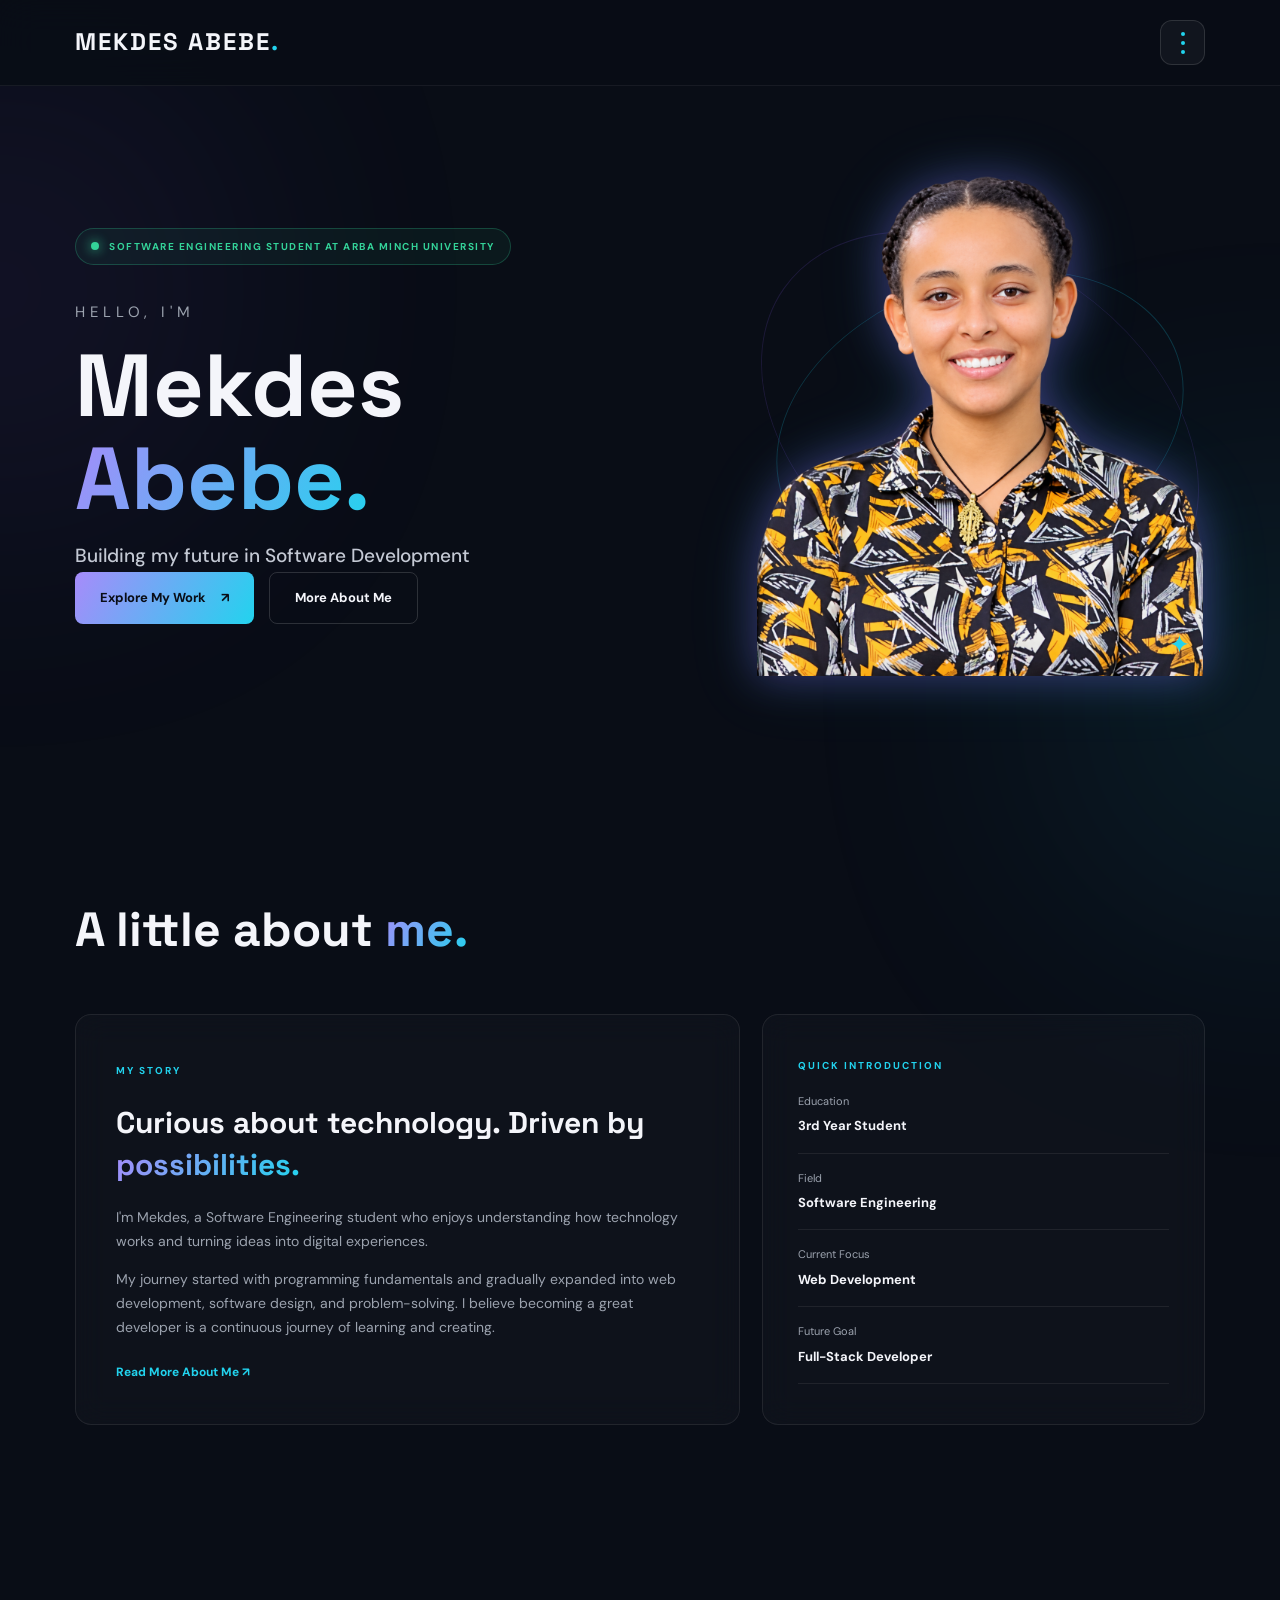
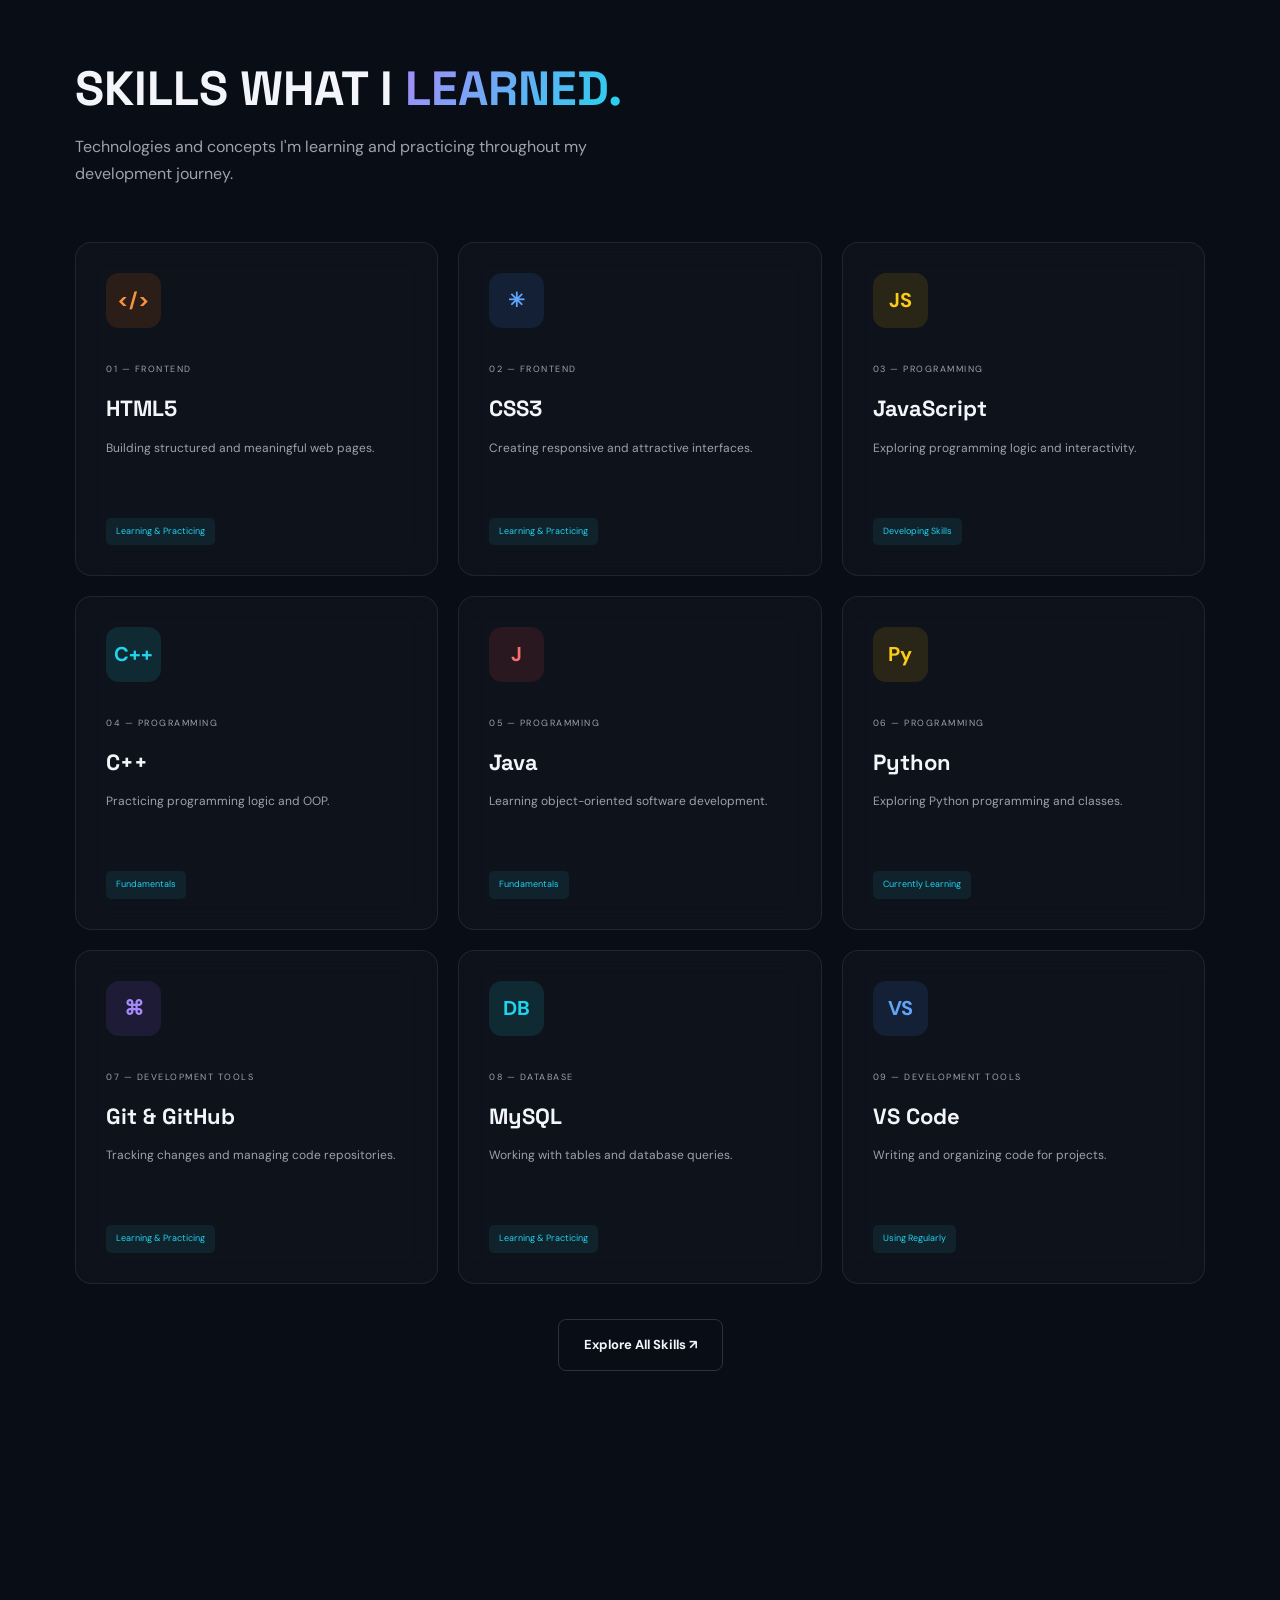
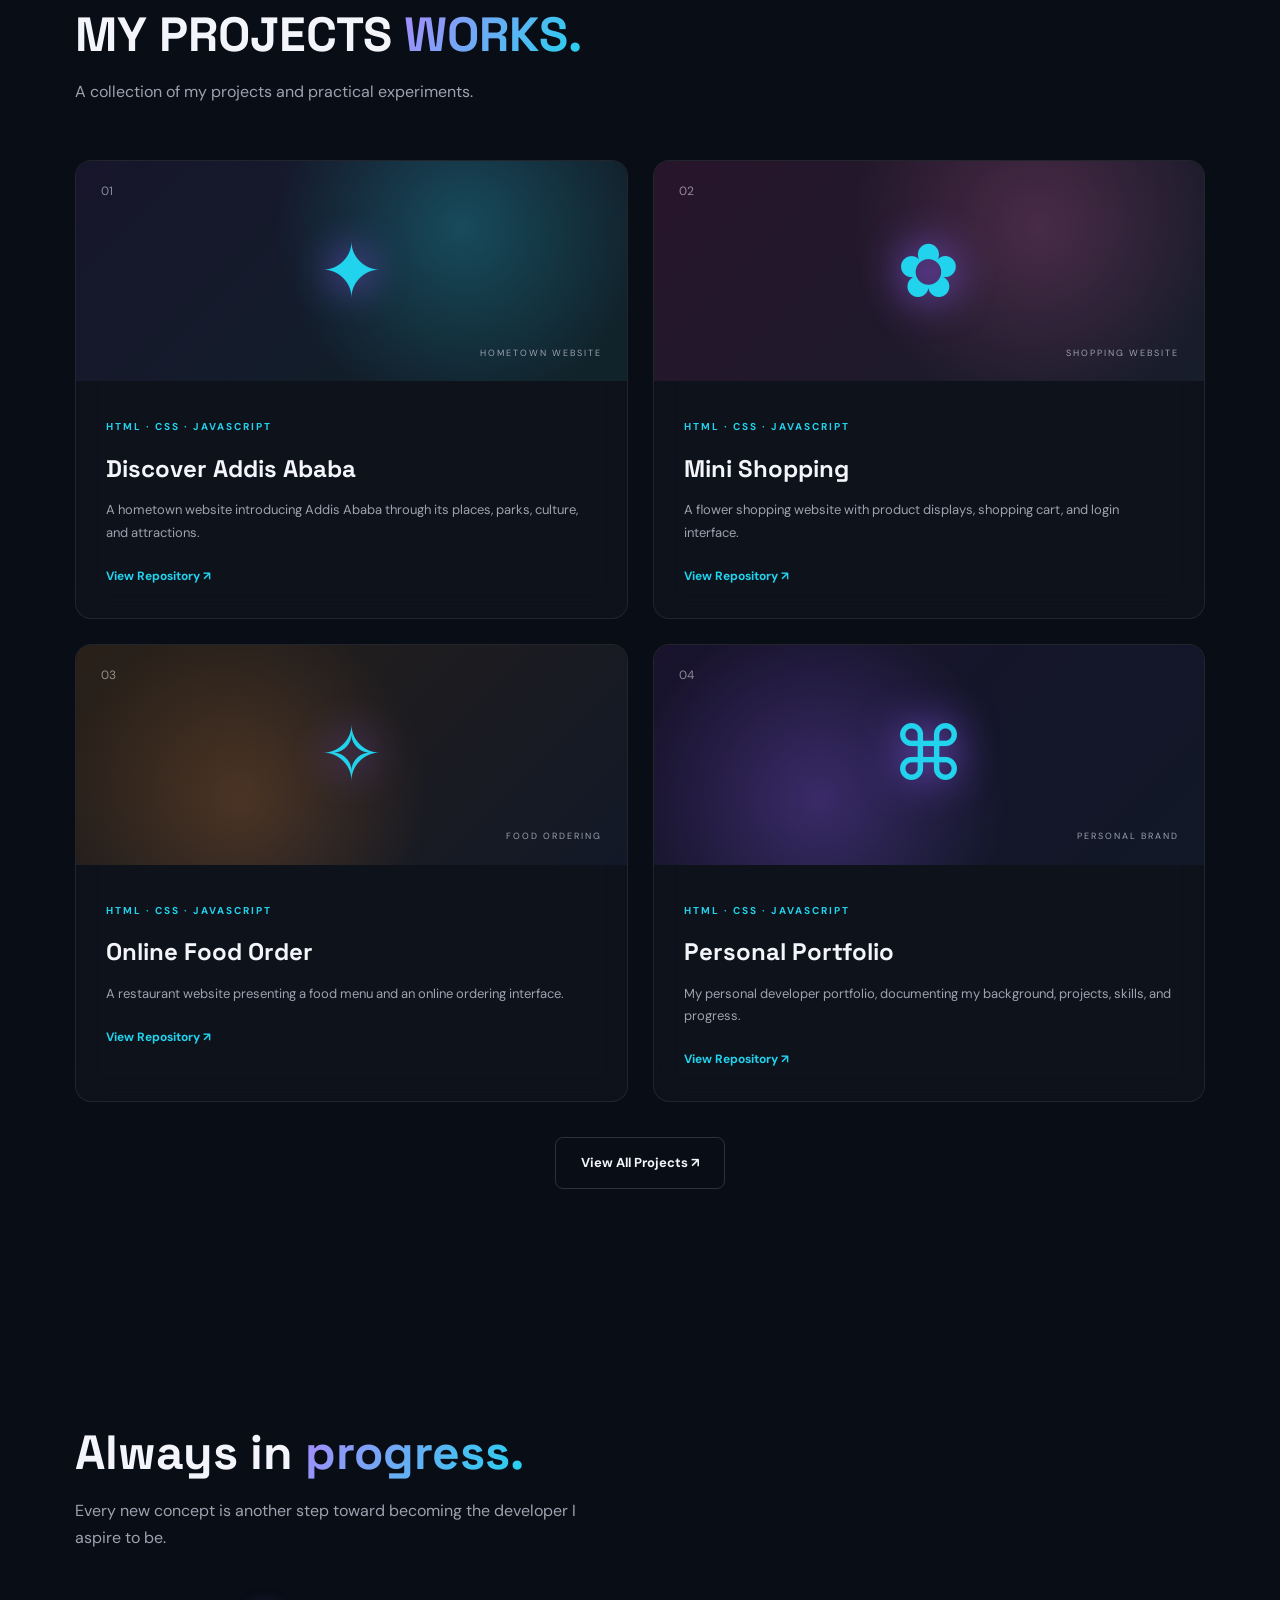
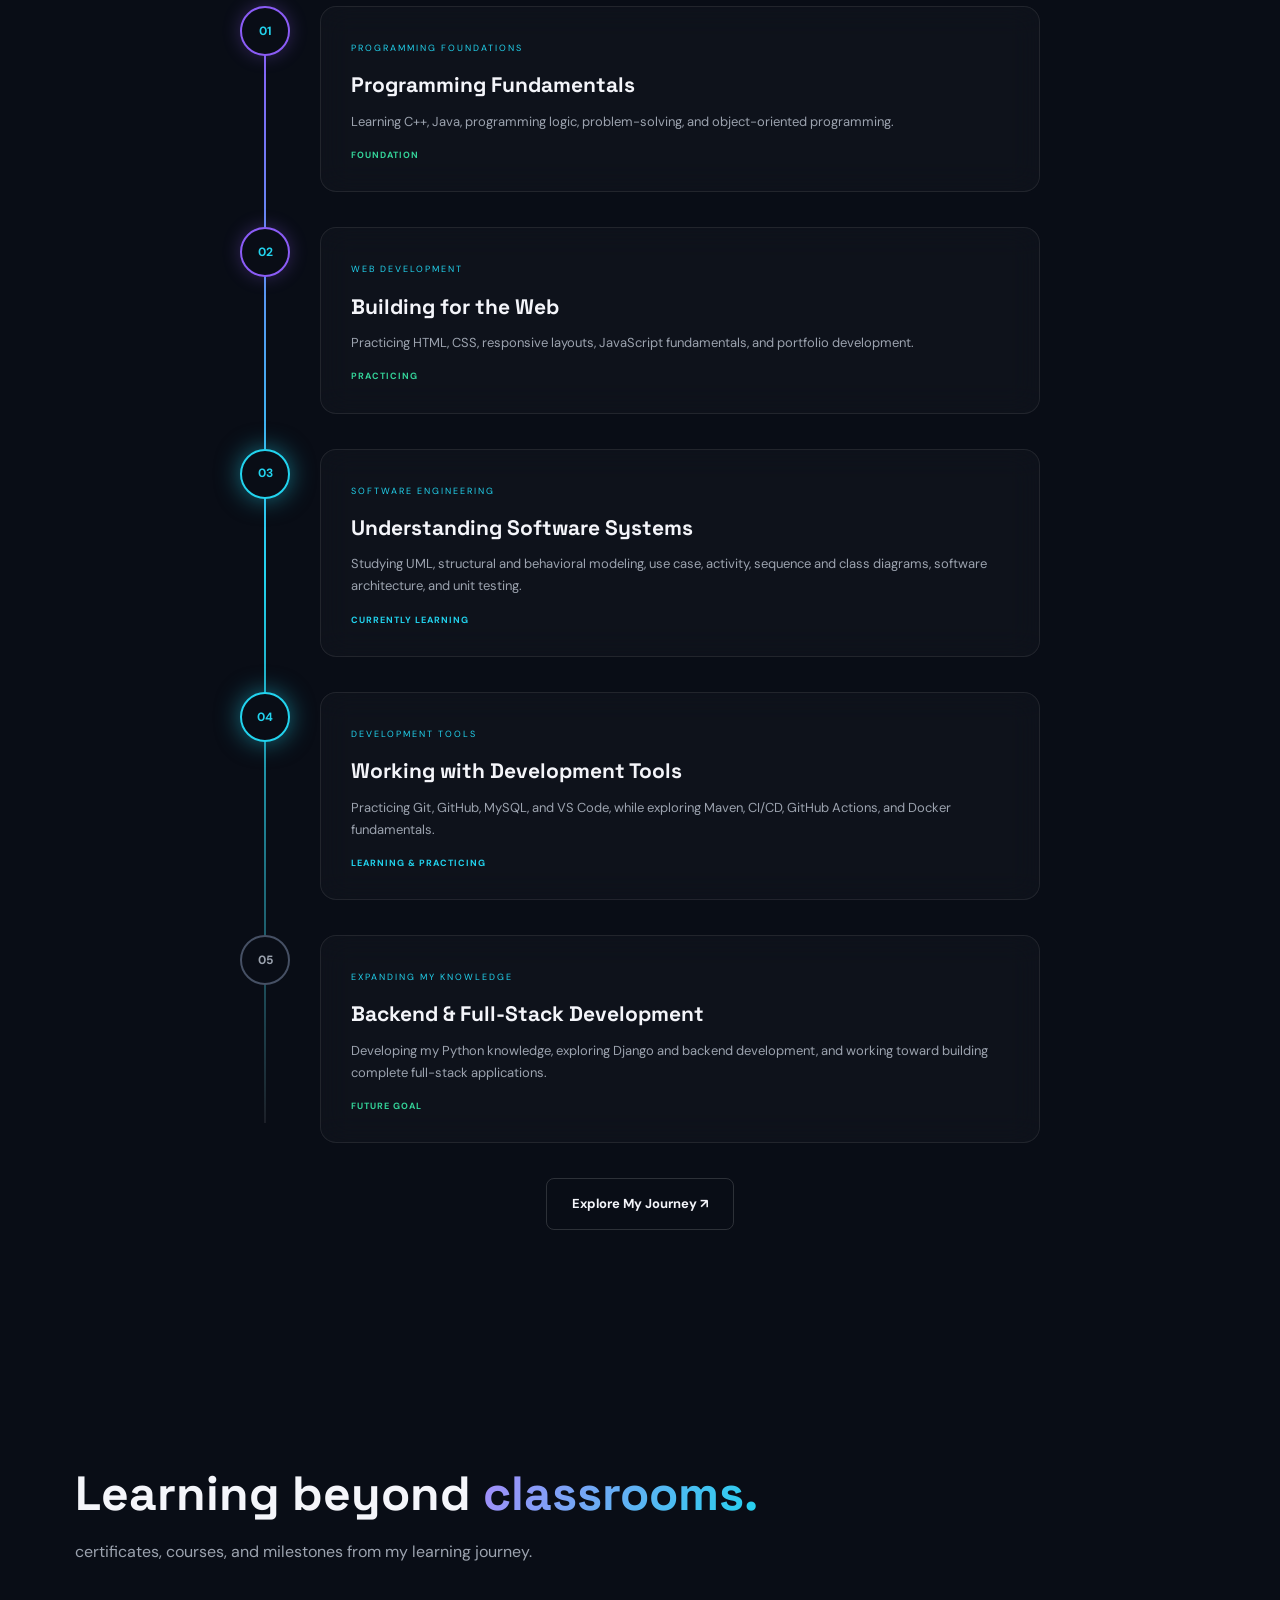
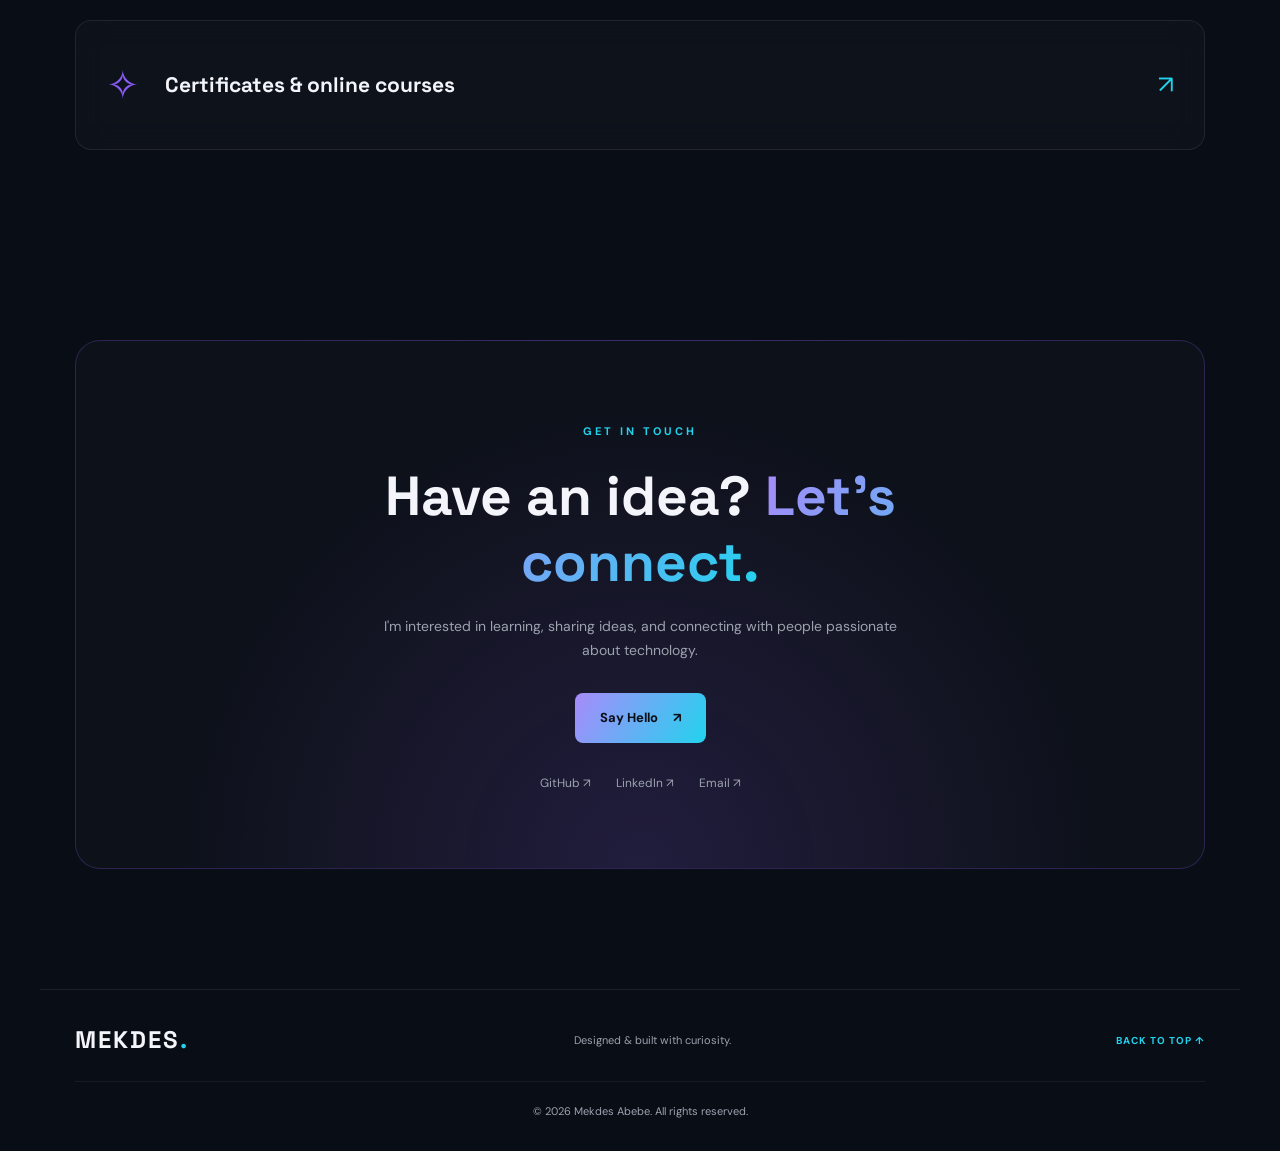
<file: index.html>
<!DOCTYPE html>
<html lang="en">

<head>
    <meta charset="UTF-8">
    <meta name="viewport" content="width=device-width, initial-scale=1.0">

    <title>Mekdes's Portfolio</title>

    <link rel="stylesheet" href="style.css">

    <link rel="preconnect" href="https://fonts.googleapis.com">
    <link rel="preconnect" href="https://fonts.gstatic.com" crossorigin>

    <link href="https://fonts.googleapis.com/css2?family=DM+Sans:wght@400;500;600;700;800&family=Space+Grotesk:wght@400;500;600;700&display=swap" rel="stylesheet">
</head>

<body>

    <div class="ambient ambient-one"></div>
    <div class="ambient ambient-two"></div>

    <!-- HEADER -->
    <header class="header">
        <nav class="navbar">

            <a href="index.html" class="logo">
                MEKDES ABEBE<span>.</span>
            </a>

            <!-- Three-dot menu -->
            <div class="menu-container">

                <button class="menu-button"
                        id="menuButton"
                        aria-label="Open navigation menu"
                        aria-expanded="false"
                        aria-controls="navMenu">
                    <span></span>
                    <span></span>
                    <span></span>
                </button>

                <div class="nav-menu" id="navMenu">

                    <a href="index.html" class="active">Home</a>
                    <a href="about.html" target="_blank">About</a>
                    <a href="skills.html" target="_blank">Skills</a>
                    <a href="projects.html" target="_blank">Selected Work</a>
                    <a href="journey.html" target="_blank">My Journey</a>
                    <a href="achievements.html" target="_blank">Achievements</a>
                    <a href="contact.html" target="_blank">Contact</a>

                </div>
            </div>

        </nav>
    </header>


    <main>

        <!-- HERO -->
        <section class="hero section" id="home">

            <div class="hero-content">

                <div class="availability">
                    <span class="status-dot"></span>
                    SOFTWARE ENGINEERING STUDENT AT ARBA MINCH UNIVERSITY
                </div>

                <p class="hero-intro">HELLO, I'M</p>

                <h1>
                    Mekdes
                    <span class="gradient-text">Abebe.</span>
                </h1>

                <h2 class="hero-role">
                    Building my future in
                    <span>Software Development</span>
                </h2>

                <!-- <p class="hero-description">
                    I'm a third-year Software Engineering student
                    passionate about technology, creative problem-solving,
                    and building meaningful digital experiences.
                    Currently exploring the world of full-stack development.
                </p> -->

                <div class="hero-buttons">

                    <a href="projects.html" target="_blank" class="btn btn-primary">
                        Explore My Work <span>↗</span>
                    </a>

                    <a href="about.html" target="_blank" class="btn btn-outline">
                        More About Me
                    </a>

                </div>

                <!-- <div class="hero-footer">
                    <span>BASED IN ETHIOPIA</span>
                    <span class="footer-line"></span>
                    <span>LEARNING · BUILDING · GROWING</span>
                </div> -->

            </div>


            <!-- PROFILE PHOTO -->
            <div class="hero-visual">

                <div class="orbit orbit-one"></div>
                <div class="orbit orbit-two"></div>

                <div class="profile-frame">

                    <img src="mekdes ab.jpg"
                         alt="Portrait of Mekdes Abebe"
                         class="profile-image">

                    <div class="image-label">
                        <span>✦</span>
                    </div>

                </div>

            </div>

        </section>


        <!-- ABOUT -->
        <section class="section about-section" id="about">

            <div class="section-heading">

                

                <h2>
                    A little about
                    <span class="gradient-text">me.</span>
                </h2>

            </div>

            <div class="about-grid">

                <div class="about-main glass-card">

                    <span class="small-label">MY STORY</span>

                    <h3>
                        Curious about technology.
                        Driven by
                        <span class="gradient-text">possibilities.</span>
                    </h3>

                    <p>
                        I'm Mekdes, a Software Engineering student
                        who enjoys understanding how technology works
                        and turning ideas into digital experiences.
                    </p>

                    <p>
                        My journey started with programming fundamentals
                        and gradually expanded into web development,
                        software design, and problem-solving.
                        I believe becoming a great developer is a
                        continuous journey of learning and creating.
                    </p>

                    <a href="about.html" target="_blank" class="project-link">
                        Read More About Me ↗
                    </a>

                </div>


                <div class="about-side glass-card">

                    <span class="small-label">QUICK INTRODUCTION</span>

                    <div class="info-item">
                        <span>Education</span>
                        <strong>3rd Year Student</strong>
                    </div>

                    <div class="info-item">
                        <span>Field</span>
                        <strong>Software Engineering</strong>
                    </div>

                    <div class="info-item">
                        <span>Current Focus</span>
                        <strong>Web Development</strong>
                    </div>

                    <div class="info-item">
                        <span>Future Goal</span>
                        <strong>Full-Stack Developer</strong>
                    </div>

                </div>

            </div>

        </section>


        <!-- SKILLS -->
        <section class="section" id="skills">

            <div class="section-heading">

        

                <h2>
                    SKILLS WHAT I
                    <span class="gradient-text">LEARNED.</span>
                </h2>

                <p>
                    Technologies and concepts I'm learning and practicing
                    throughout my development journey.
                </p>

            </div>


            <div class="skills-grid">

                <button class="skill-card glass-card"
                        data-skill="HTML5">
                    <div class="skill-icon html-icon">&lt;/&gt;</div>
                    <span class="skill-category">01 — FRONTEND</span>
                    <h3>HTML5</h3>
                    <p>Building structured and meaningful web pages.</p>
                    <span class="skill-status">Learning & Practicing</span>
                </button>


                <button class="skill-card glass-card"
                        data-skill="CSS3">
                    <div class="skill-icon css-icon">✳</div>
                    <span class="skill-category">02 — FRONTEND</span>
                    <h3>CSS3</h3>
                    <p>Creating responsive and attractive interfaces.</p>
                    <span class="skill-status">Learning & Practicing</span>
                </button>


                <button class="skill-card glass-card"
                        data-skill="JavaScript">
                    <div class="skill-icon js-icon">JS</div>
                    <span class="skill-category">03 — PROGRAMMING</span>
                    <h3>JavaScript</h3>
                    <p>Exploring programming logic and interactivity.</p>
                    <span class="skill-status">Developing Skills</span>
                </button>


                <button class="skill-card glass-card"
                        data-skill="C++">
                    <div class="skill-icon cpp-icon">C++</div>
                    <span class="skill-category">04 — PROGRAMMING</span>
                    <h3>C++</h3>
                    <p>Practicing programming logic and OOP.</p>
                    <span class="skill-status">Fundamentals</span>
                </button>


                <button class="skill-card glass-card"
                        data-skill="Java">
                    <div class="skill-icon java-icon">J</div>
                    <span class="skill-category">05 — PROGRAMMING</span>
                    <h3>Java</h3>
                    <p>Learning object-oriented software development.</p>
                    <span class="skill-status">Fundamentals</span>
                </button>


                <button class="skill-card glass-card"
                        data-skill="Python">
                    <div class="skill-icon python-icon">Py</div>
                    <span class="skill-category">06 — PROGRAMMING</span>
                    <h3>Python</h3>
                    <p>Exploring Python programming and classes.</p>
                    <span class="skill-status">Currently Learning</span>
                </button>


                <button class="skill-card glass-card"
                        data-skill="Git and GitHub">
                    <div class="skill-icon git-icon">⌘</div>
                    <span class="skill-category">07 — DEVELOPMENT TOOLS</span>
                    <h3>Git & GitHub</h3>
                    <p>Tracking changes and managing code repositories.</p>
                    <span class="skill-status">Learning & Practicing</span>
                </button>


                <button class="skill-card glass-card"
                        data-skill="MySQL">
                    <div class="skill-icon mysql-icon">DB</div>
                    <span class="skill-category">08 — DATABASE</span>
                    <h3>MySQL</h3>
                    <p>Working with tables and database queries.</p>
                    <span class="skill-status">Learning & Practicing</span>
                </button>


                <button class="skill-card glass-card"
                        data-skill="VS Code">
                    <div class="skill-icon vscode-icon">VS</div>
                    <span class="skill-category">09 — DEVELOPMENT TOOLS</span>
                    <h3>VS Code</h3>
                    <p>Writing and organizing code for projects.</p>
                    <span class="skill-status">Using Regularly</span>
                </button>

            </div>

            <div class="section-action">
                <a href="skills.html" target="_blank" class="btn btn-outline">
                    Explore All Skills ↗
                </a>
            </div>

        </section>


        <!-- SKILL MODAL -->
        <div class="modal" id="skillModal" aria-hidden="true">

            <div class="modal-content glass-card">

                <button class="modal-close" id="closeSkillModal"
                        aria-label="Close skill details">
                    &times;
                </button>

                <span class="small-label">TECHNOLOGY DETAILS</span>

                <h2 id="skillTitle">Technology</h2>

                <p id="skillDescription"></p>

                <h3>What I'm Learning</h3>
                <p id="skillLearning"></p>

                <h3>What I'm Practicing</h3>
                <p id="skillPractice"></p>

                <h3>Practical Connection</h3>
                <p id="skillExample"></p>

            </div>

        </div>


        <!-- PROJECTS -->
        <section class="section projects-section" id="projects">

            <div class="section-heading">

            

                <h2>
                    MY PROJECTS
                    <span class="gradient-text">WORKS.</span>
                </h2>

                <p>
                    A collection of my projects and practical experiments.
                </p>

            </div>


            <div class="projects-grid">

                <article class="project-card glass-card">

                    <div class="project-visual project-addis">
                        <span>01</span>
                        <div class="project-symbol">✦</div>
                        <span class="project-type">HOMETOWN WEBSITE</span>
                    </div>

                    <div class="project-info">

                        <span class="small-label">HTML · CSS · JAVASCRIPT</span>

                        <h3>Discover Addis Ababa</h3>

                        <p>
                            A hometown website introducing Addis Ababa
                            through its places, parks, culture, and attractions.
                        </p>

                        <a href="https://github.com/mekdes-abebe/discover-addis-abeba"
                           target="_blank"
                           rel="noopener noreferrer"
                           class="project-link">
                            View Repository ↗
                        </a>

                    </div>

                </article>


                <article class="project-card glass-card">

                    <div class="project-visual project-shopping">
                        <span>02</span>
                        <div class="project-symbol">✿</div>
                        <span class="project-type">SHOPPING WEBSITE</span>
                    </div>

                    <div class="project-info">

                        <span class="small-label">HTML · CSS · JAVASCRIPT</span>

                        <h3>Mini Shopping</h3>

                        <p>
                            A flower shopping website with product displays,
                            shopping cart, and login interface.
                        </p>

                        <a href="https://github.com/mekdes-abebe/mini-shooping"
                           target="_blank"
                           rel="noopener noreferrer"
                           class="project-link">
                            View Repository ↗
                        </a>

                    </div>

                </article>


                <article class="project-card glass-card">

                    <div class="project-visual project-food">
                        <span>03</span>
                        <div class="project-symbol">✧</div>
                        <span class="project-type">FOOD ORDERING</span>
                    </div>

                    <div class="project-info">

                        <span class="small-label">HTML · CSS · JAVASCRIPT</span>

                        <h3>Online Food Order</h3>

                        <p>
                            A restaurant website presenting a food menu
                            and an online ordering interface.
                        </p>

                        <a href="https://github.com/mekdes-abebe/online-food-order"
                           target="_blank"
                           rel="noopener noreferrer"
                           class="project-link">
                            View Repository ↗
                        </a>

                    </div>

                </article>


                <article class="project-card glass-card">

                    <div class="project-visual project-portfolio">
                        <span>04</span>
                        <div class="project-symbol">⌘</div>
                        <span class="project-type">PERSONAL BRAND</span>
                    </div>

                    <div class="project-info">

                        <span class="small-label">HTML · CSS · JAVASCRIPT</span>

                        <h3>Personal Portfolio</h3>

                        <p>
                            My personal developer portfolio, documenting
                            my background, projects, skills, and progress.
                        </p>

                        <a href="https://github.com/mekdes-abebe/portfolio-web-site"
                           target="_blank"
                           rel="noopener noreferrer"
                           class="project-link">
                            View Repository ↗
                        </a>

                    </div>

                </article>

            </div>


            <div class="section-action">
                <a href="projects.html" target="_blank" class="btn btn-outline">
                    View All Projects ↗
                </a>
            </div>

        </section>


        <!-- JOURNEY -->
        <section class="section journey-section" id="journey">

            <div class="section-heading">

                

                <h2>
                    Always in
                    <span class="gradient-text">progress.</span>
                </h2>

                <p>
                    Every new concept is another step toward becoming
                    the developer I aspire to be.
                </p>

            </div>


            <div class="timeline">

                <div class="timeline-item completed">

                    <div class="timeline-marker">01</div>

                    <div class="timeline-content glass-card">

                        <span class="timeline-date">PROGRAMMING FOUNDATIONS</span>

                        <h3>Programming Fundamentals</h3>

                        <p>
                            Learning C++, Java, programming logic,
                            problem-solving, and object-oriented programming.
                        </p>

                        <span class="timeline-tag">FOUNDATION</span>

                    </div>

                </div>


                <div class="timeline-item completed">

                    <div class="timeline-marker">02</div>

                    <div class="timeline-content glass-card">

                        <span class="timeline-date">WEB DEVELOPMENT</span>

                        <h3>Building for the Web</h3>

                        <p>
                            Practicing HTML, CSS, responsive layouts,
                            JavaScript fundamentals, and portfolio development.
                        </p>

                        <span class="timeline-tag">PRACTICING</span>

                    </div>

                </div>


                <div class="timeline-item current">

                    <div class="timeline-marker">03</div>

                    <div class="timeline-content glass-card">

                        <span class="timeline-date">SOFTWARE ENGINEERING</span>

                        <h3>Understanding Software Systems</h3>

                        <p>
                            Studying UML, structural and behavioral modeling,
                            use case, activity, sequence and class diagrams,
                            software architecture, and unit testing.
                        </p>

                        <span class="timeline-tag current-tag">CURRENTLY LEARNING</span>

                    </div>

                </div>


                <div class="timeline-item current">

                    <div class="timeline-marker">04</div>

                    <div class="timeline-content glass-card">

                        <span class="timeline-date">DEVELOPMENT TOOLS</span>

                        <h3>Working with Development Tools</h3>

                        <p>
                            Practicing Git, GitHub, MySQL, and VS Code,
                            while exploring Maven, CI/CD, GitHub Actions,
                            and Docker fundamentals.
                        </p>

                        <span class="timeline-tag current-tag">LEARNING & PRACTICING</span>

                    </div>

                </div>


                <div class="timeline-item future">

                    <div class="timeline-marker">05</div>

                    <div class="timeline-content glass-card">

                        <span class="timeline-date">EXPANDING MY KNOWLEDGE</span>

                        <h3>Backend & Full-Stack Development</h3>

                        <p>
                            Developing my Python knowledge, exploring
                            Django and backend development, and working
                            toward building complete full-stack applications.
                        </p>

                        <span class="timeline-tag">FUTURE GOAL</span>

                    </div>

                </div>

            </div>


            <div class="section-action">
                <a href="journey.html" target="_blank" class="btn btn-outline">
                    Explore My Journey ↗
                </a>
            </div>

        </section>


        <!-- ACHIEVEMENTS -->
        <section class="section certificates-section" id="certificates">

            <div class="section-heading">


                <h2>
                    Learning beyond
                    <span class="gradient-text">classrooms.</span>
                </h2>

                <p>
                    certificates, courses, and milestones
                    from my learning journey.
                </p>

            </div>


            <div class="certificate-card glass-card">

                <div class="certificate-icon">✧</div>

                <div>
                    <h3>Certificates & online courses</h3>

                
                </div>

                <a href="achievements.html"
                   target="_blank"
                   class="certificate-arrow"
                   aria-label="View achievements">
                    ↗
                </a>

            </div>

        </section>


        <!-- CONTACT -->
        <section class="section contact-section" id="contact">

            <div class="contact-box">

                <span class="section-number">GET IN TOUCH</span>

                <h2>
                    Have an idea?
                    <span class="gradient-text">Let's connect.</span>
                </h2>

                <p>
                    I'm interested in learning, sharing ideas,
                    and connecting with people passionate about technology.
                </p>

                <a href="mailto:mekdesabebe219@gmail.com"
                   class="btn btn-primary contact-button">
                    Say Hello <span>↗</span>
                </a>

                <div class="social-links">

                    <a href="https://github.com/mekdes-abebe"
                       target="_blank"
                       rel="noopener noreferrer">
                        GitHub ↗
                    </a>

                    <a href="https://www.linkedin.com/in/mekdes-abebe/"
                       target="_blank"
                       rel="noopener noreferrer">
                        LinkedIn ↗
                    </a>

                    <a href="mailto:mekdesabebe219@gmail.com">
                        Email ↗
                    </a>

                </div>

            </div>

        </section>

    </main>


    <!-- FOOTER -->
    <footer class="footer">

        <a href="index.html" class="logo">
            MEKDES<span>.</span>
        </a>

        <p>Designed & built with curiosity.</p>

        <a href="#home" class="back-top">BACK TO TOP ↑</a>

        <p class="copyright">
            © 2026 Mekdes Abebe. All rights reserved.
        </p>

    </footer>


    <script src="script.js"></script>

</body>
</html>
</file>
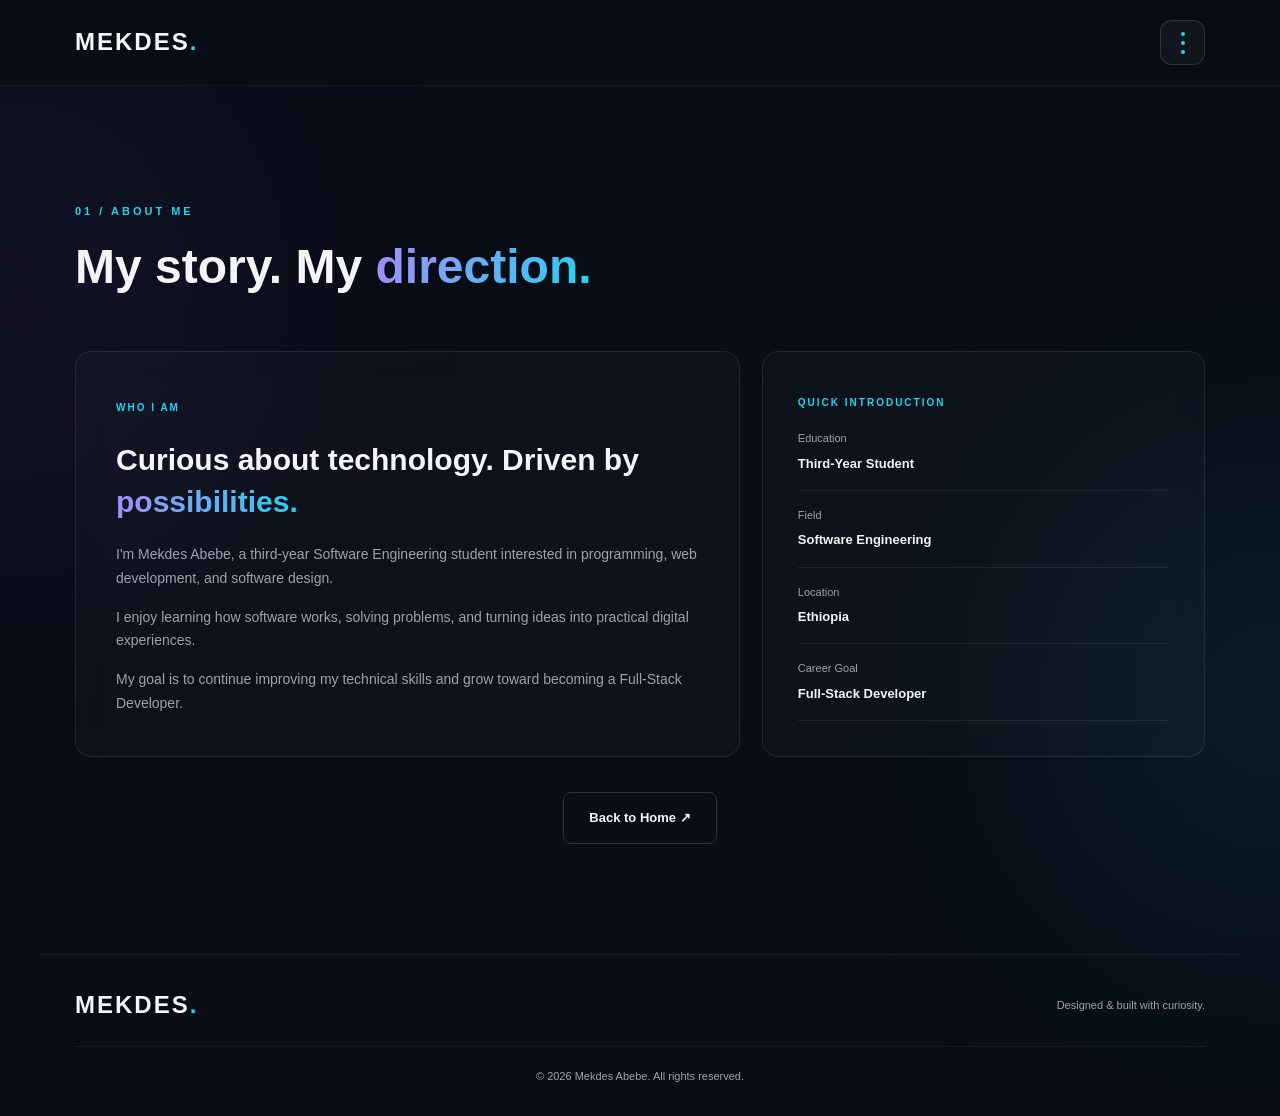
<file: about.html>
<!DOCTYPE html>
<html lang="en">
<head>
    <meta charset="UTF-8">
    <meta name="viewport" content="width=device-width, initial-scale=1.0">
    <title>About Me | Mekdes Abebe</title>
    <link rel="stylesheet" href="style.css">
</head>
<body>
    <div class="ambient ambient-one"></div>
    <div class="ambient ambient-two"></div>

    <header class="header">
        <nav class="navbar">
            <a href="index.html" class="logo">MEKDES<span>.</span></a>
            <div class="menu-container">
                <button class="menu-button" id="menuButton" aria-label="Open menu" aria-expanded="false">
                    <span></span><span></span><span></span>
                </button>
                <div class="nav-menu" id="navMenu">
                    <a href="index.html" target="_blank">Home</a>
                    <a href="about.html" class="active">About</a>
                    <a href="skills.html" target="_blank">Skills</a>
                    <a href="projects.html" target="_blank">Selected Work</a>
                    <a href="journey.html" target="_blank">My Journey</a>
                    <a href="achievements.html" target="_blank">Achievements</a>
                    <a href="contact.html" target="_blank">Contact</a>
                </div>
            </div>
        </nav>
    </header>

    <main class="section">
        <div class="section-heading">
            <span class="section-number">01 / ABOUT ME</span>
            <h2>My story. My <span class="gradient-text">direction.</span></h2>
        </div>

        <div class="about-grid">
            <div class="about-main glass-card">
                <span class="small-label">WHO I AM</span>
                <h3>Curious about technology. Driven by <span class="gradient-text">possibilities.</span></h3>
                <p>I'm Mekdes Abebe, a third-year Software Engineering student interested in programming, web development, and software design.</p>
                <p>I enjoy learning how software works, solving problems, and turning ideas into practical digital experiences.</p>
                <p>My goal is to continue improving my technical skills and grow toward becoming a Full-Stack Developer.</p>
            </div>

            <div class="about-side glass-card">
                <span class="small-label">QUICK INTRODUCTION</span>
                <div class="info-item"><span>Education</span><strong>Third-Year Student</strong></div>
                <div class="info-item"><span>Field</span><strong>Software Engineering</strong></div>
                <div class="info-item"><span>Location</span><strong>Ethiopia</strong></div>
                <div class="info-item"><span>Career Goal</span><strong>Full-Stack Developer</strong></div>
            </div>
        </div>

        <div class="section-action">
            <a href="index.html" class="btn btn-outline">Back to Home ↗</a>
        </div>
    </main>

    <footer class="footer">
        <a href="index.html" class="logo">MEKDES<span>.</span></a>
        <p>Designed & built with curiosity.</p>
        <p class="copyright">© 2026 Mekdes Abebe. All rights reserved.</p>
    </footer>

    <script src="script.js"></script>
</body>
</html>
</file>
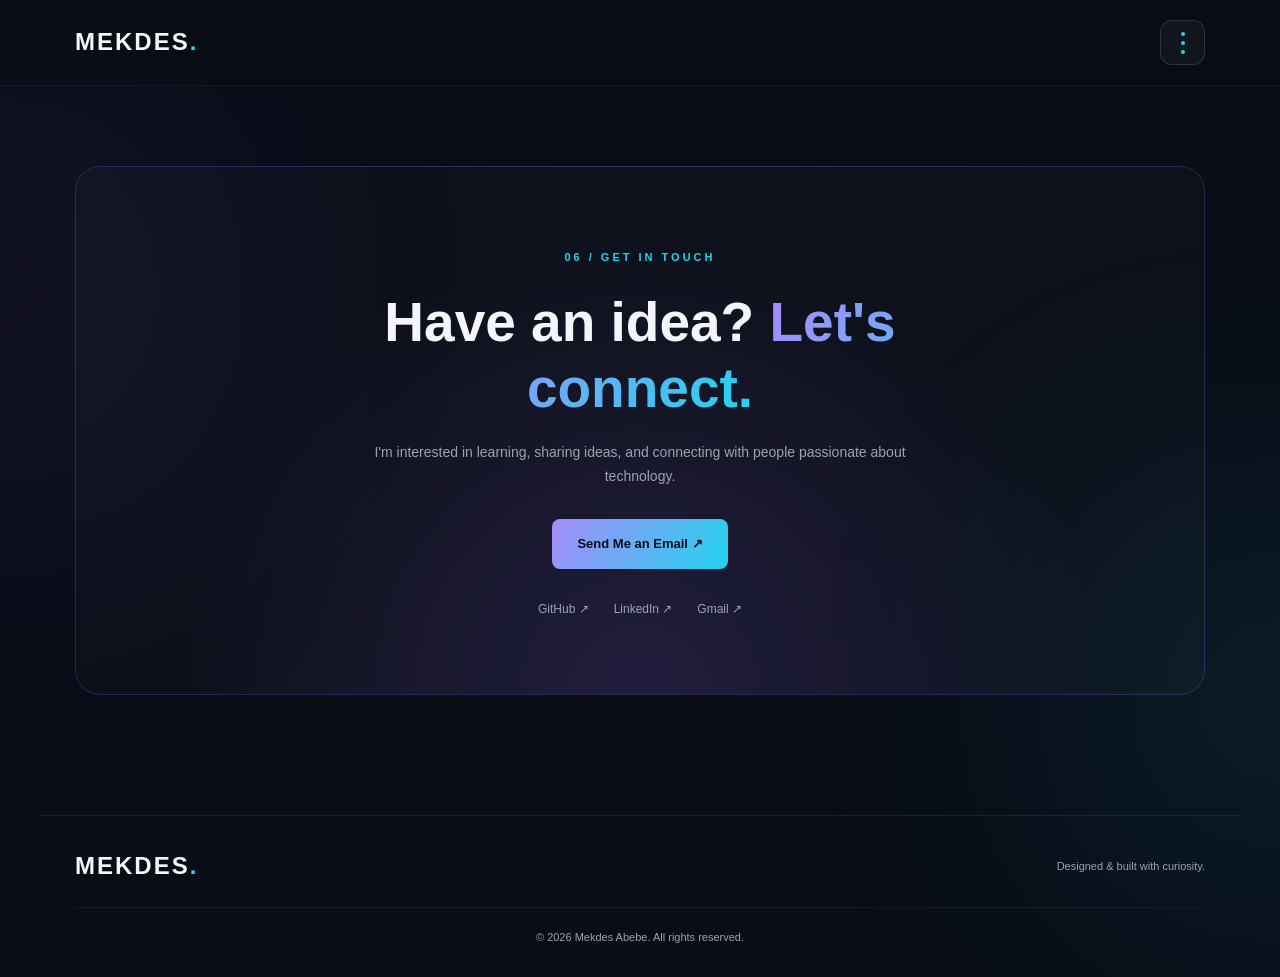
<file: contact .html>
<!DOCTYPE html>
<html lang="en">
<head>
    <meta charset="UTF-8">
    <meta name="viewport" content="width=device-width, initial-scale=1.0">
    <title>Contact | Mekdes Abebe</title>
    <link rel="stylesheet" href="style.css">
</head>
<body>
    <div class="ambient ambient-one"></div>
    <div class="ambient ambient-two"></div>

    <header class="header">
        <nav class="navbar">
            <a href="index.html" class="logo">MEKDES<span>.</span></a>
            <div class="menu-container">
                <button class="menu-button" id="menuButton" aria-label="Open menu" aria-expanded="false">
                    <span></span><span></span><span></span>
                </button>
                <div class="nav-menu" id="navMenu">
                    <a href="index.html" target="_blank">Home</a>
                    <a href="about.html" target="_blank">About</a>
                    <a href="skills.html" target="_blank">Skills</a>
                    <a href="projects.html" target="_blank">Selected Work</a>
                    <a href="journey.html" target="_blank">My Journey</a>
                    <a href="achievements.html" target="_blank">Achievements</a>
                    <a href="contact.html" class="active">Contact</a>
                </div>
            </div>
        </nav>
    </header>

    <main class="section contact-section">
        <div class="contact-box">
            <span class="section-number">06 / GET IN TOUCH</span>
            <h2>Have an idea? <span class="gradient-text">Let's connect.</span></h2>
            <p>I'm interested in learning, sharing ideas, and connecting with people passionate about technology.</p>

            <a href="mailto:mekdesabebe219@gmail.com" class="btn btn-primary contact-button">
                Send Me an Email ↗
            </a>

            <div class="social-links">
                <a href="https://github.com/mekdes-abebe" target="_blank" rel="noopener noreferrer">GitHub ↗</a>
                <a href="https://www.linkedin.com/in/mekdes-abebe/" target="_blank" rel="noopener noreferrer">LinkedIn ↗</a>
                <a href="mailto:mekdesabebe219@gmail.com">Gmail ↗</a>
            </div>
        </div>
    </main>

    <footer class="footer">
        <a href="index.html" class="logo">MEKDES<span>.</span></a>
        <p>Designed & built with curiosity.</p>
        <p class="copyright">© 2026 Mekdes Abebe. All rights reserved.</p>
    </footer>

    <script src="script.js"></script>
</body>
</html>
</file>
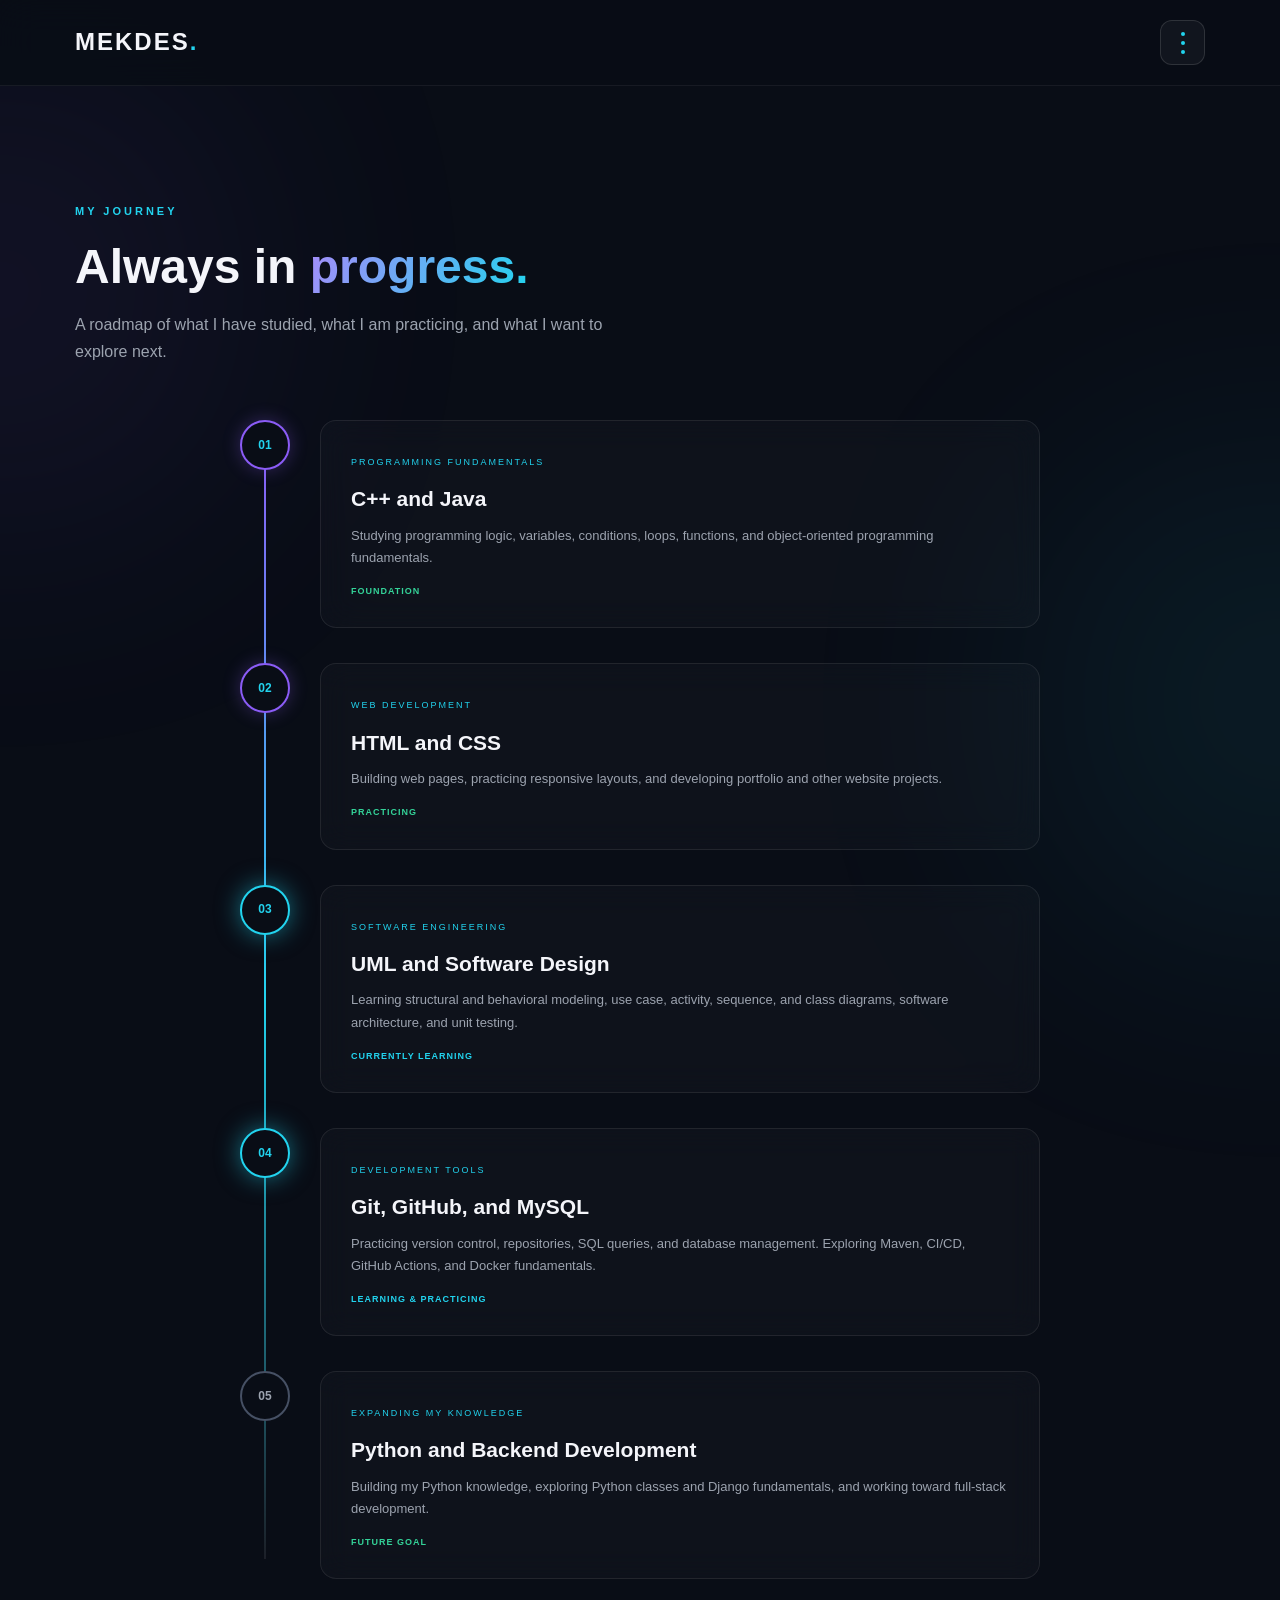
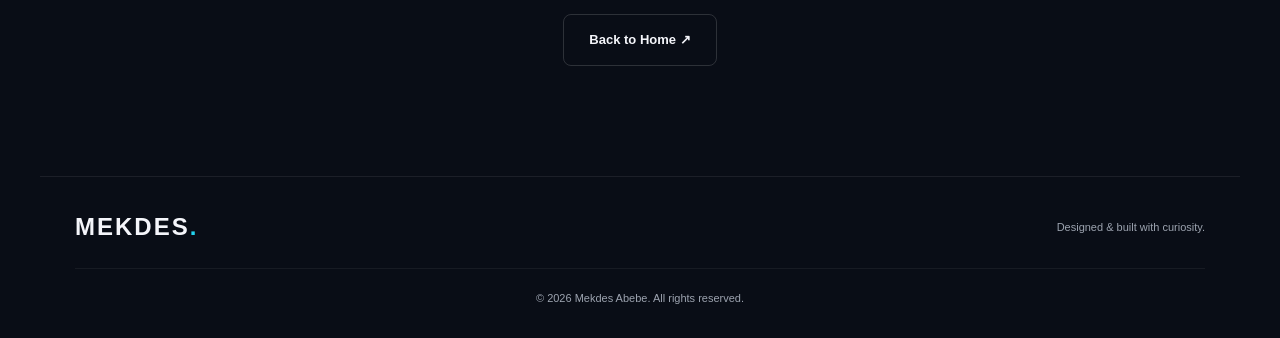
<file: journey.html>
<!DOCTYPE html>
<html lang="en">
<head>
    <meta charset="UTF-8">
    <meta name="viewport" content="width=device-width, initial-scale=1.0">
    <title>My Journey | Mekdes Abebe</title>
    <link rel="stylesheet" href="style.css">
</head>
<body>
    <div class="ambient ambient-one"></div>
    <div class="ambient ambient-two"></div>

    <header class="header">
        <nav class="navbar">
            <a href="index.html" class="logo">MEKDES<span>.</span></a>
            <div class="menu-container">
                <button class="menu-button" id="menuButton" aria-label="Open menu" aria-expanded="false">
                    <span></span><span></span><span></span>
                </button>
                <div class="nav-menu" id="navMenu">
                    <a href="index.html" target="_blank">Home</a>
                    <a href="about.html" target="_blank">About</a>
                    <a href="skills.html" target="_blank">Skills</a>
                    <a href="projects.html" target="_blank">Selected Work</a>
                    <a href="journey.html" class="active">My Journey</a>
                    <a href="achievements.html" target="_blank">Achievements</a>
                    <a href="contact.html" target="_blank">Contact</a>
                </div>
            </div>
        </nav>
    </header>

    <main class="section journey-section">
        <div class="section-heading">
            <span class="section-number">MY JOURNEY</span>
            <h2>Always in <span class="gradient-text">progress.</span></h2>
            <p>A roadmap of what I have studied, what I am practicing, and what I want to explore next.</p>
        </div>

        <div class="timeline">
            <div class="timeline-item completed">
                <div class="timeline-marker">01</div>
                <div class="timeline-content glass-card">
                    <span class="timeline-date">PROGRAMMING FUNDAMENTALS</span>
                    <h3>C++ and Java</h3>
                    <p>Studying programming logic, variables, conditions, loops, functions, and object-oriented programming fundamentals.</p>
                    <span class="timeline-tag">FOUNDATION</span>
                </div>
            </div>

            <div class="timeline-item completed">
                <div class="timeline-marker">02</div>
                <div class="timeline-content glass-card">
                    <span class="timeline-date">WEB DEVELOPMENT</span>
                    <h3>HTML and CSS</h3>
                    <p>Building web pages, practicing responsive layouts, and developing portfolio and other website projects.</p>
                    <span class="timeline-tag">PRACTICING</span>
                </div>
            </div>

            <div class="timeline-item current">
                <div class="timeline-marker">03</div>
                <div class="timeline-content glass-card">
                    <span class="timeline-date">SOFTWARE ENGINEERING</span>
                    <h3>UML and Software Design</h3>
                    <p>Learning structural and behavioral modeling, use case, activity, sequence, and class diagrams, software architecture, and unit testing.</p>
                    <span class="timeline-tag current-tag">CURRENTLY LEARNING</span>
                </div>
            </div>

            <div class="timeline-item current">
                <div class="timeline-marker">04</div>
                <div class="timeline-content glass-card">
                    <span class="timeline-date">DEVELOPMENT TOOLS</span>
                    <h3>Git, GitHub, and MySQL</h3>
                    <p>Practicing version control, repositories, SQL queries, and database management. Exploring Maven, CI/CD, GitHub Actions, and Docker fundamentals.</p>
                    <span class="timeline-tag current-tag">LEARNING & PRACTICING</span>
                </div>
            </div>

            <div class="timeline-item future">
                <div class="timeline-marker">05</div>
                <div class="timeline-content glass-card">
                    <span class="timeline-date">EXPANDING MY KNOWLEDGE</span>
                    <h3>Python and Backend Development</h3>
                    <p>Building my Python knowledge, exploring Python classes and Django fundamentals, and working toward full-stack development.</p>
                    <span class="timeline-tag">FUTURE GOAL</span>
                </div>
            </div>
        </div>

        <div class="section-action">
            <a href="index.html" class="btn btn-outline">Back to Home ↗</a>
        </div>
    </main>

    <footer class="footer">
        <a href="index.html" class="logo">MEKDES<span>.</span></a>
        <p>Designed & built with curiosity.</p>
        <p class="copyright">© 2026 Mekdes Abebe. All rights reserved.</p>
    </footer>

    <script src="script.js"></script>
</body>
</html>
</file>
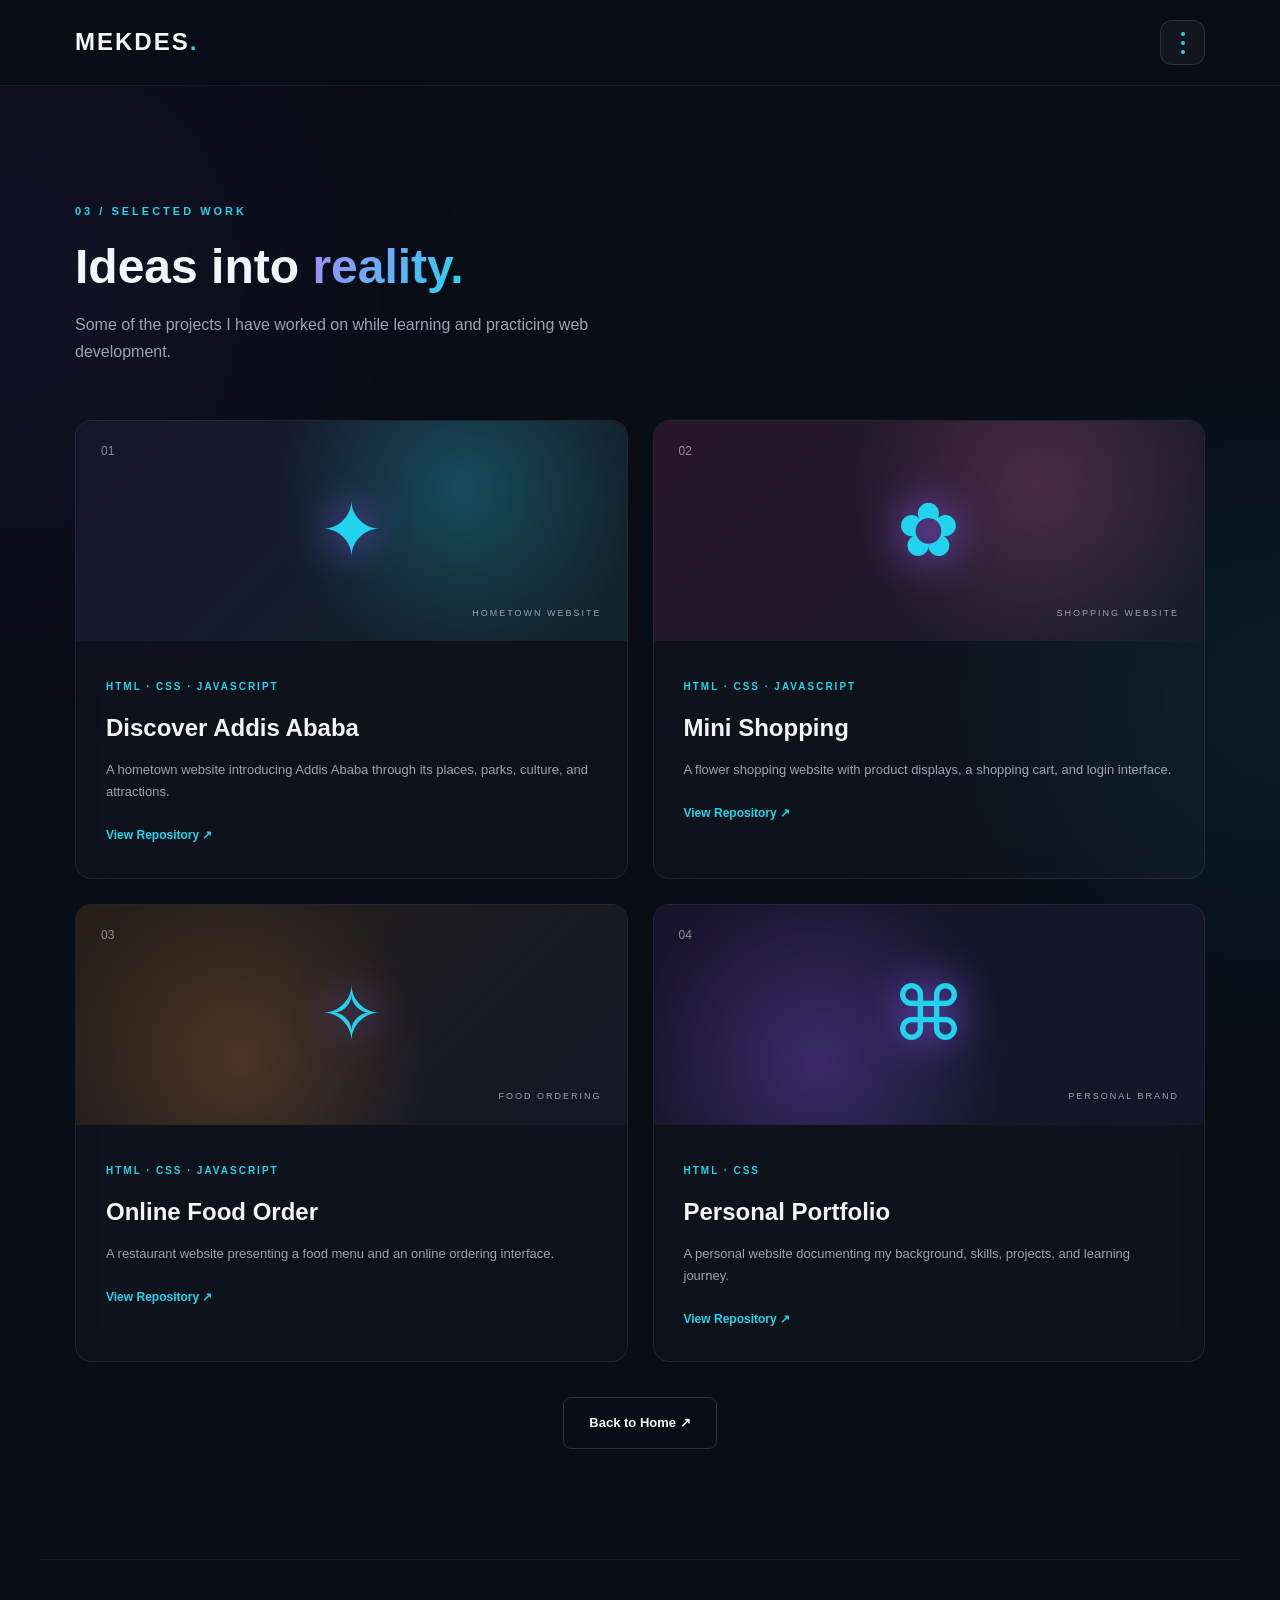
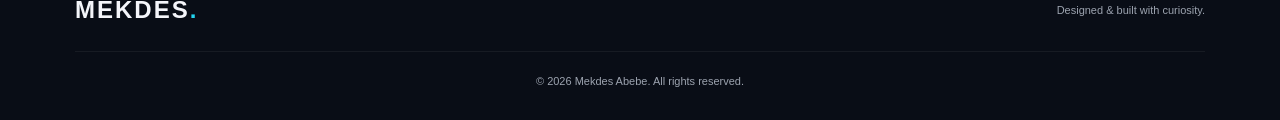
<file: projects.html>
<!DOCTYPE html>
<html lang="en">
<head>
    <meta charset="UTF-8">
    <meta name="viewport" content="width=device-width, initial-scale=1.0">
    <title>Selected Work | Mekdes Abebe</title>
    <link rel="stylesheet" href="style.css">
</head>
<body>
    <div class="ambient ambient-one"></div>
    <div class="ambient ambient-two"></div>

    <header class="header">
        <nav class="navbar">
            <a href="index.html" class="logo">MEKDES<span>.</span></a>
            <div class="menu-container">
                <button class="menu-button" id="menuButton" aria-label="Open menu" aria-expanded="false">
                    <span></span><span></span><span></span>
                </button>
                <div class="nav-menu" id="navMenu">
                    <a href="index.html" target="_blank">Home</a>
                    <a href="about.html" target="_blank">About</a>
                    <a href="skills.html" target="_blank">Skills</a>
                    <a href="projects.html" class="active">Selected Work</a>
                    <a href="journey.html" target="_blank">My Journey</a>
                    <a href="achievements.html" target="_blank">Achievements</a>
                    <a href="contact.html" target="_blank">Contact</a>
                </div>
            </div>
        </nav>
    </header>

    <main class="section">
        <div class="section-heading">
            <span class="section-number">03 / SELECTED WORK</span>
            <h2>Ideas into <span class="gradient-text">reality.</span></h2>
            <p>Some of the projects I have worked on while learning and practicing web development.</p>
        </div>

        <div class="projects-grid">
            <article class="project-card glass-card">
                <div class="project-visual project-addis">
                    <span>01</span>
                    <div class="project-symbol">✦</div>
                    <span class="project-type">HOMETOWN WEBSITE</span>
                </div>
                <div class="project-info">
                    <span class="small-label">HTML · CSS · JAVASCRIPT</span>
                    <h3>Discover Addis Ababa</h3>
                    <p>A hometown website introducing Addis Ababa through its places, parks, culture, and attractions.</p>
                    <a href="https://github.com/mekdes-abebe/discover-addis-abeba" target="_blank" rel="noopener noreferrer" class="project-link">View Repository ↗</a>
                </div>
            </article>

            <article class="project-card glass-card">
                <div class="project-visual project-shopping">
                    <span>02</span>
                    <div class="project-symbol">✿</div>
                    <span class="project-type">SHOPPING WEBSITE</span>
                </div>
                <div class="project-info">
                    <span class="small-label">HTML · CSS · JAVASCRIPT</span>
                    <h3>Mini Shopping</h3>
                    <p>A flower shopping website with product displays, a shopping cart, and login interface.</p>
                    <a href="https://github.com/mekdes-abebe/mini-shooping" target="_blank" rel="noopener noreferrer" class="project-link">View Repository ↗</a>
                </div>
            </article>

            <article class="project-card glass-card">
                <div class="project-visual project-food">
                    <span>03</span>
                    <div class="project-symbol">✧</div>
                    <span class="project-type">FOOD ORDERING</span>
                </div>
                <div class="project-info">
                    <span class="small-label">HTML · CSS · JAVASCRIPT</span>
                    <h3>Online Food Order</h3>
                    <p>A restaurant website presenting a food menu and an online ordering interface.</p>
                    <a href="https://github.com/mekdes-abebe/online-food-order" target="_blank" rel="noopener noreferrer" class="project-link">View Repository ↗</a>
                </div>
            </article>

            <article class="project-card glass-card">
                <div class="project-visual project-portfolio">
                    <span>04</span>
                    <div class="project-symbol">⌘</div>
                    <span class="project-type">PERSONAL BRAND</span>
                </div>
                <div class="project-info">
                    <span class="small-label">HTML · CSS</span>
                    <h3>Personal Portfolio</h3>
                    <p>A personal website documenting my background, skills, projects, and learning journey.</p>
                    <a href="https://github.com/mekdes-abebe/portfolio-web-site" target="_blank" rel="noopener noreferrer" class="project-link">View Repository ↗</a>
                </div>
            </article>
        </div>

        <div class="section-action">
            <a href="index.html" class="btn btn-outline">Back to Home ↗</a>
        </div>
    </main>

    <footer class="footer">
        <a href="index.html" class="logo">MEKDES<span>.</span></a>
        <p>Designed & built with curiosity.</p>
        <p class="copyright">© 2026 Mekdes Abebe. All rights reserved.</p>
    </footer>

    <script src="script.js"></script>
</body>
</html>
</file>
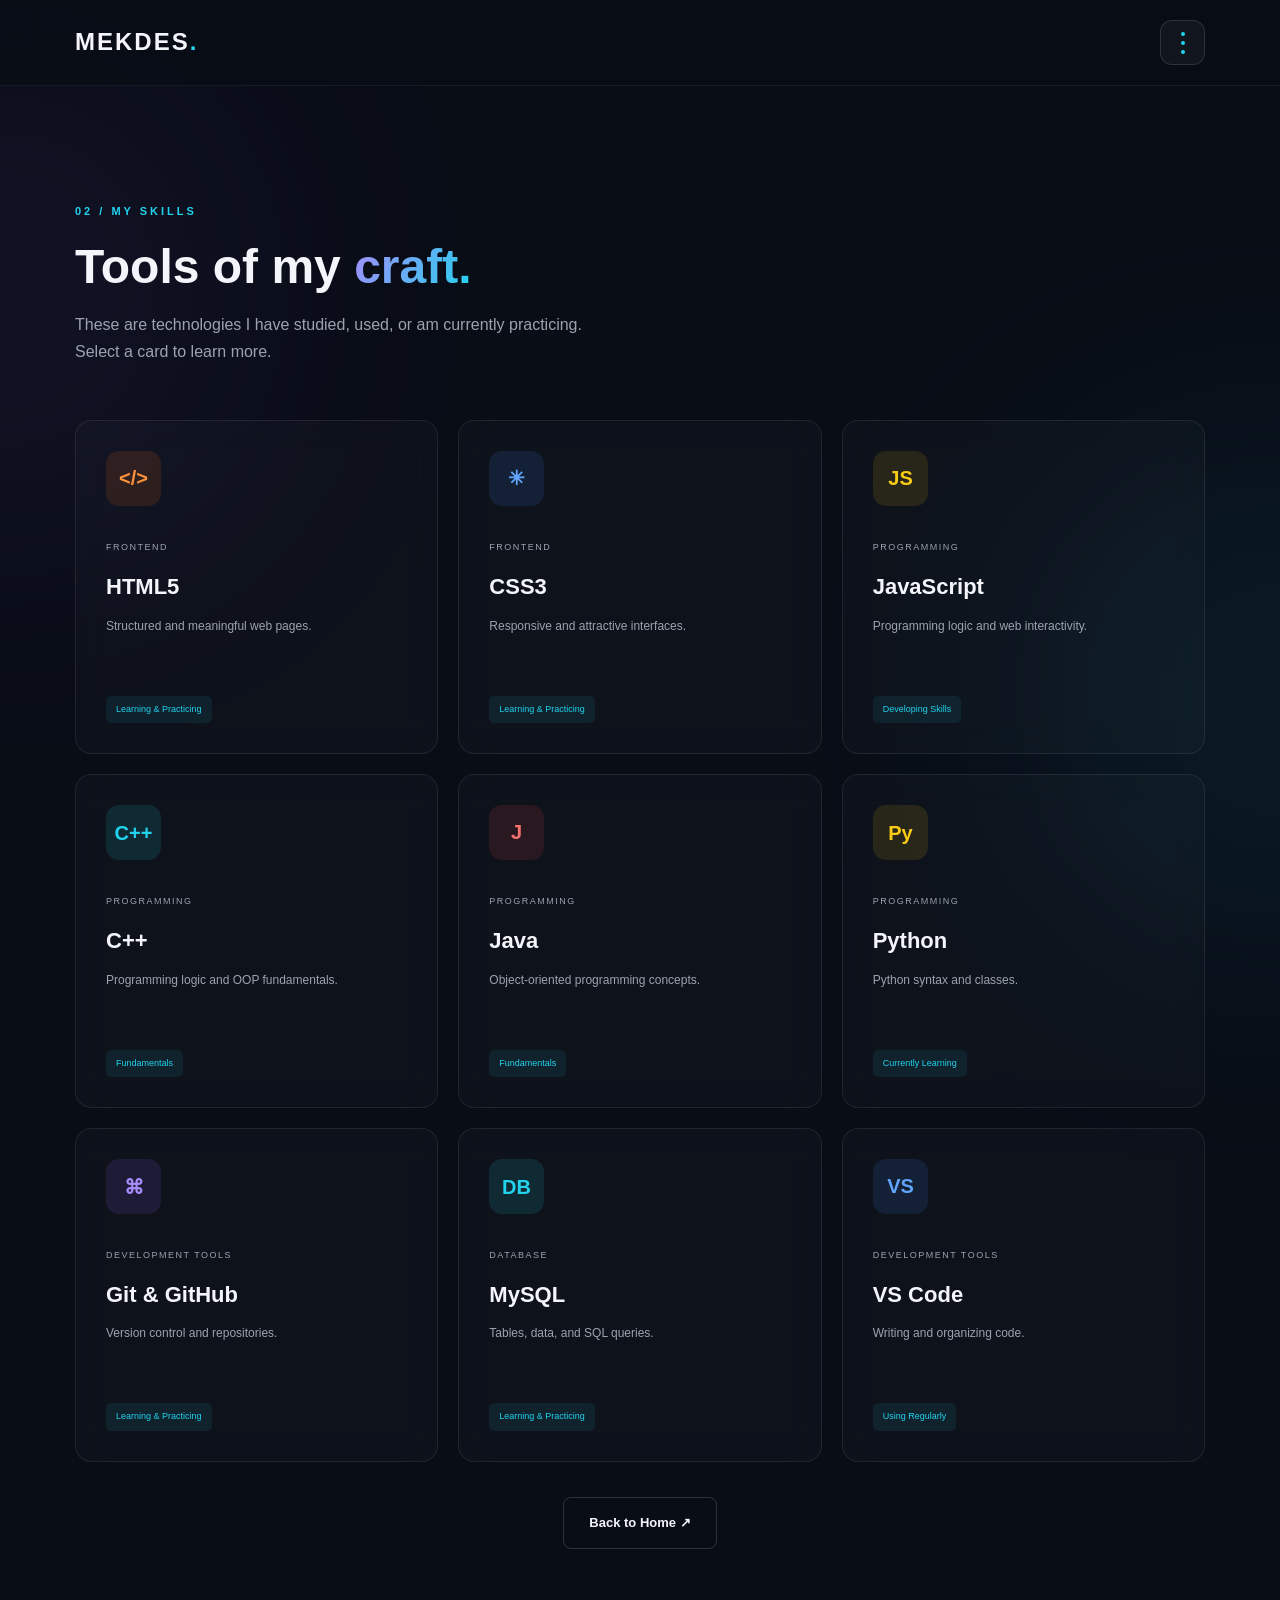
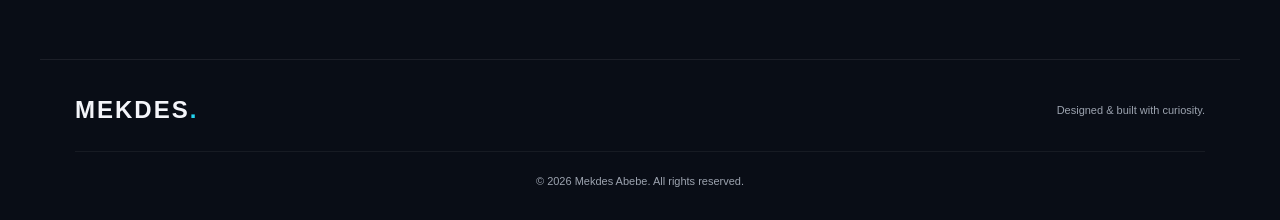
<file: skills.html>
<!DOCTYPE html>
<html lang="en">
<head>
    <meta charset="UTF-8">
    <meta name="viewport" content="width=device-width, initial-scale=1.0">
    <title>Skills | Mekdes Abebe</title>
    <link rel="stylesheet" href="style.css">
</head>
<body>
    <div class="ambient ambient-one"></div>
    <div class="ambient ambient-two"></div>

    <header class="header">
        <nav class="navbar">
            <a href="index.html" class="logo">MEKDES<span>.</span></a>
            <div class="menu-container">
                <button class="menu-button" id="menuButton" aria-label="Open menu" aria-expanded="false">
                    <span></span><span></span><span></span>
                </button>
                <div class="nav-menu" id="navMenu">
                    <a href="index.html" target="_blank">Home</a>
                    <a href="about.html" target="_blank">About</a>
                    <a href="skills.html" class="active">Skills</a>
                    <a href="projects.html" target="_blank">Selected Work</a>
                    <a href="journey.html" target="_blank">My Journey</a>
                    <a href="achievements.html" target="_blank">Achievements</a>
                    <a href="contact.html" target="_blank">Contact</a>
                </div>
            </div>
        </nav>
    </header>

    <main class="section">
        <div class="section-heading">
            <span class="section-number">02 / MY SKILLS</span>
            <h2>Tools of my <span class="gradient-text">craft.</span></h2>
            <p>These are technologies I have studied, used, or am currently practicing. Select a card to learn more.</p>
        </div>

        <div class="skills-grid">
            <button class="skill-card glass-card" data-skill="HTML5">
                <div class="skill-icon html-icon">&lt;/&gt;</div>
                <span class="skill-category">FRONTEND</span>
                <h3>HTML5</h3>
                <p>Structured and meaningful web pages.</p>
                <span class="skill-status">Learning & Practicing</span>
            </button>

            <button class="skill-card glass-card" data-skill="CSS3">
                <div class="skill-icon css-icon">✳</div>
                <span class="skill-category">FRONTEND</span>
                <h3>CSS3</h3>
                <p>Responsive and attractive interfaces.</p>
                <span class="skill-status">Learning & Practicing</span>
            </button>

            <button class="skill-card glass-card" data-skill="JavaScript">
                <div class="skill-icon js-icon">JS</div>
                <span class="skill-category">PROGRAMMING</span>
                <h3>JavaScript</h3>
                <p>Programming logic and web interactivity.</p>
                <span class="skill-status">Developing Skills</span>
            </button>

            <button class="skill-card glass-card" data-skill="C++">
                <div class="skill-icon cpp-icon">C++</div>
                <span class="skill-category">PROGRAMMING</span>
                <h3>C++</h3>
                <p>Programming logic and OOP fundamentals.</p>
                <span class="skill-status">Fundamentals</span>
            </button>

            <button class="skill-card glass-card" data-skill="Java">
                <div class="skill-icon java-icon">J</div>
                <span class="skill-category">PROGRAMMING</span>
                <h3>Java</h3>
                <p>Object-oriented programming concepts.</p>
                <span class="skill-status">Fundamentals</span>
            </button>

            <button class="skill-card glass-card" data-skill="Python">
                <div class="skill-icon python-icon">Py</div>
                <span class="skill-category">PROGRAMMING</span>
                <h3>Python</h3>
                <p>Python syntax and classes.</p>
                <span class="skill-status">Currently Learning</span>
            </button>

            <button class="skill-card glass-card" data-skill="Git and GitHub">
                <div class="skill-icon git-icon">⌘</div>
                <span class="skill-category">DEVELOPMENT TOOLS</span>
                <h3>Git & GitHub</h3>
                <p>Version control and repositories.</p>
                <span class="skill-status">Learning & Practicing</span>
            </button>

            <button class="skill-card glass-card" data-skill="MySQL">
                <div class="skill-icon mysql-icon">DB</div>
                <span class="skill-category">DATABASE</span>
                <h3>MySQL</h3>
                <p>Tables, data, and SQL queries.</p>
                <span class="skill-status">Learning & Practicing</span>
            </button>

            <button class="skill-card glass-card" data-skill="VS Code">
                <div class="skill-icon vscode-icon">VS</div>
                <span class="skill-category">DEVELOPMENT TOOLS</span>
                <h3>VS Code</h3>
                <p>Writing and organizing code.</p>
                <span class="skill-status">Using Regularly</span>
            </button>
        </div>

        <div class="modal" id="skillModal" aria-hidden="true">
            <div class="modal-content glass-card">
                <button class="modal-close" id="closeSkillModal" aria-label="Close">&times;</button>
                <span class="small-label">TECHNOLOGY DETAILS</span>
                <h2 id="skillTitle">Technology</h2>
                <p id="skillDescription"></p>
                <h3>What I'm Learning</h3>
                <p id="skillLearning"></p>
                <h3>What I'm Practicing</h3>
                <p id="skillPractice"></p>
                <h3>Practical Connection</h3>
                <p id="skillExample"></p>
            </div>
        </div>

        <div class="section-action">
            <a href="index.html" class="btn btn-outline">Back to Home ↗</a>
        </div>
    </main>

    <footer class="footer">
        <a href="index.html" class="logo">MEKDES<span>.</span></a>
        <p>Designed & built with curiosity.</p>
        <p class="copyright">© 2026 Mekdes Abebe. All rights reserved.</p>
    </footer>

    <script src="script.js"></script>
</body>
</html>
</file>
<file: style.css>
/* 
/* =====================================
   1. GLOBAL SETTINGS
===================================== */

:root {
    --background: #090D16;
    --surface: #111827;
    --surface-light: #171D2B;

    --violet: #8B5CF6;
    --cyan: #22D3EE;
    --green: #34D399;

    --white: #F4F5FA;
    --muted: #9CA3AF;

    --gradient: linear-gradient(120deg, #A78BFA, #22D3EE);
}

* {
    margin: 0;
    padding: 0;
    box-sizing: border-box;
}

html {
    scroll-behavior: smooth;
    scroll-padding-top: 100px;
}

body {
    background: var(--background);
    color: var(--white);
    font-family: 'DM Sans', sans-serif;
    overflow-x: hidden;
    line-height: 1.7;
}

a {
    text-decoration: none;
    color: inherit;
}

button {
    font: inherit;
}

::selection {
    background: var(--violet);
    color: white;
}


/* =====================================
   2. BACKGROUND EFFECTS
===================================== */

.ambient {
    position: fixed;
    width: 400px;
    height: 400px;
    border-radius: 50%;
    filter: blur(140px);
    opacity: 0.13;
    pointer-events: none;
    z-index: -1;
}

.ambient-one {
    background: var(--violet);
    top: 10%;
    left: -200px;
}

.ambient-two {
    background: var(--cyan);
    bottom: 0;
    right: -200px;
}


/* =====================================
   3. HEADER AND THREE-DOT MENU
===================================== */

.header {
    width: 100%;
    position: sticky;
    top: 0;
    z-index: 100;
    background: rgba(9, 13, 22, 0.85);
    backdrop-filter: blur(18px);
    border-bottom: 1px solid rgba(255,255,255,0.06);
}

.navbar {
    max-width: 1200px;
    margin: auto;
    padding: 20px 35px;

    display: flex;
    justify-content: space-between;
    align-items: center;
}

.logo {
    font-family: 'Space Grotesk', sans-serif;
    font-size: 24px;
    font-weight: 700;
    letter-spacing: 2px;
}

.logo span {
    color: var(--cyan);
}

.menu-container {
    position: relative;
}

.menu-button {
    width: 45px;
    height: 45px;
    border: 1px solid rgba(255,255,255,0.12);
    border-radius: 12px;
    background: rgba(255,255,255,0.04);
    cursor: pointer;

    display: flex;
    flex-direction: column;
    justify-content: center;
    align-items: center;
    gap: 5px;

    transition: 0.3s;
}

.menu-button:hover {
    border-color: var(--cyan);
    box-shadow: 0 0 20px rgba(34,211,238,0.15);
}

.menu-button span {
    width: 4px;
    height: 4px;
    border-radius: 50%;
    background: var(--cyan);
}

.nav-menu {
    position: absolute;
    top: 58px;
    right: 0;
    width: 220px;
    padding: 12px;

    background: rgba(17,24,39,0.97);
    border: 1px solid rgba(139,92,246,0.3);
    border-radius: 14px;
    backdrop-filter: blur(20px);

    display: flex;
    flex-direction: column;
    gap: 5px;

    opacity: 0;
    visibility: hidden;
    transform: translateY(-10px);

    transition: 0.3s ease;
}

.nav-menu.show {
    opacity: 1;
    visibility: visible;
    transform: translateY(0);
}

.nav-menu a {
    padding: 11px 13px;
    color: var(--muted);
    font-size: 13px;
    border-radius: 8px;
    transition: 0.3s;
}

.nav-menu a:hover,
.nav-menu a.active {
    color: var(--cyan);
    background: rgba(34,211,238,0.08);
}


/* =====================================
   4. COMMON SECTION SETTINGS
===================================== */

.section {
    max-width: 1200px;
    margin: auto;
    padding: 110px 35px;
}

.section-heading {
    margin-bottom: 55px;
}

.section-number {
    color: var(--cyan);
    font-size: 11px;
    font-weight: 700;
    letter-spacing: 3px;
}

.section-heading h2 {
    font-family: 'Space Grotesk', sans-serif;
    font-size: clamp(32px, 5vw, 48px);
    line-height: 1.2;
    margin-top: 15px;
}

.section-heading p {
    color: var(--muted);
    max-width: 550px;
    margin-top: 15px;
}

.gradient-text {
    background: var(--gradient);
    -webkit-background-clip: text;
    background-clip: text;
    color: transparent;
}


/* =====================================
   5. HERO SECTION
===================================== */

.hero {
    min-height: 690px;

    display: grid;
    grid-template-columns: 1.2fr 0.8fr;
    align-items: center;
    gap: 60px;

    padding-top: 90px;
    padding-bottom: 100px;
}

.availability {
    display: inline-flex;
    align-items: center;
    gap: 10px;

    padding: 9px 15px;
    border: 1px solid rgba(52,211,153,0.25);
    border-radius: 30px;

    background: rgba(52,211,153,0.06);
    color: var(--green);

    font-size: 10px;
    font-weight: 700;
    letter-spacing: 1.5px;
}

.status-dot {
    width: 8px;
    height: 8px;
    border-radius: 50%;
    background: var(--green);
    box-shadow: 0 0 12px var(--green);
    animation: pulse 1.8s infinite;
}

@keyframes pulse {
    50% {
        opacity: 0.35;
        box-shadow: 0 0 3px var(--green);
    }
}

.hero-intro {
    color: var(--muted);
    font-size: 15px;
    letter-spacing: 5px;
    margin-top: 35px;
}

.hero h1 {
    font-family: 'Space Grotesk', sans-serif;
    font-size: clamp(55px, 7vw, 88px);
    line-height: 1.05;
    font-weight: 700;
    margin: 15px 0;
}

.hero-role {
    font-size: 19px;
    font-weight: 500;
    color: #C4C9D4;
}

.typing {
    display: inline-block;
    color: var(--cyan);
    overflow: hidden;
    white-space: nowrap;
    vertical-align: bottom;
    max-width: 100%;
    border-right: 2px solid var(--cyan);
    animation: typing 3s steps(23) 1s both,
               blink 0.7s step-end infinite;
}

@keyframes typing {
    from {
        max-width: 0;
    }

    to {
        max-width: 310px;
    }
}

@keyframes blink {
    50% {
        border-color: transparent;
    }
}

.hero-description {
    max-width: 530px;
    color: var(--muted);
    font-size: 15px;
    margin: 25px 0 32px;
}

.hero-buttons {
    display: flex;
    flex-wrap: wrap;
    gap: 15px;
}

.btn {
    display: inline-flex;
    justify-content: center;
    align-items: center;
    gap: 15px;

    padding: 14px 25px;
    border-radius: 8px;

    font-size: 13px;
    font-weight: 700;

    transition: 0.3s ease;
}

.btn-primary {
    background: var(--gradient);
    color: #090D16;
}

.btn-primary:hover {
    transform: translateY(-4px);
    box-shadow: 0 10px 30px rgba(139,92,246,0.3);
}

.btn-outline {
    border: 1px solid rgba(255,255,255,0.15);
    color: var(--white);
    background: transparent;
}

.btn-outline:hover {
    border-color: var(--cyan);
    color: var(--cyan);
    transform: translateY(-4px);
}

.hero-footer {
    display: flex;
    align-items: center;
    gap: 15px;
    margin-top: 65px;

    color: #737D8D;
    font-size: 9px;
    letter-spacing: 1.5px;
    font-weight: 700;
}

.footer-line {
    width: 45px;
    height: 1px;
    background: var(--violet);
}


/* =====================================
   6. PROFILE PHOTO
===================================== */

.hero-visual {
    position: relative;
    display: flex;
    justify-content: center;
    align-items: center;
    min-height: 430px;
}

.profile-frame {
    position: relative;
    width: 450px;
    height: 500px;

    display: flex;
    justify-content: center;
    align-items: flex-end;

    animation: float 5s ease-in-out infinite;
}

.profile-image {
    width: 100%;
    height: 100%;
    object-fit: contain;
    object-position: bottom;

    filter: drop-shadow(0 0 20px rgba(139,92,246,0.35))
            drop-shadow(0 0 30px rgba(34,211,238,0.15));
}

@keyframes float {
    0%, 100% {
        transform: translateY(0);
    }

    50% {
        transform: translateY(-15px);
    }
}

.orbit {
    position: absolute;
    border: 1px solid rgba(34,211,238,0.2);
    border-radius: 50%;
    pointer-events: none;
}

.orbit-one {
    width: 420px;
    height: 420px;
    transform: rotate(-20deg) scaleY(0.7);
}

.orbit-two {
    width: 480px;
    height: 480px;
    border-color: rgba(139,92,246,0.15);
    transform: rotate(35deg) scaleY(0.7);
}

.image-label {
    position: absolute;
    bottom: 10px;
    right: 15px;
    color: var(--cyan);
    font-size: 25px;
}


/* =====================================
   7. GLASS CARDS
===================================== */

.glass-card {
    background: rgba(255,255,255,0.025);
    border: 1px solid rgba(255,255,255,0.08);
    border-radius: 16px;
    backdrop-filter: blur(15px);

    transition: 0.35s ease;
}

.glass-card:hover {
    transform: translateY(-8px);
    border-color: rgba(139,92,246,0.55);

    box-shadow:
        0 15px 40px rgba(139,92,246,0.12),
        0 0 20px rgba(34,211,238,0.04);
}

.small-label {
    color: var(--cyan);
    font-size: 10px;
    letter-spacing: 2px;
    font-weight: 700;
}


/* =====================================
   8. ABOUT SECTION
===================================== */

.about-grid {
    display: grid;
    grid-template-columns: 1.5fr 1fr;
    gap: 22px;
}

.about-main {
    padding: 40px;
}

.about-main h3 {
    font-family: 'Space Grotesk', sans-serif;
    font-size: 30px;
    line-height: 1.4;
    margin: 20px 0;
}

.about-main p {
    color: var(--muted);
    font-size: 14px;
    margin-top: 15px;
}

.about-side {
    padding: 35px;
}

.info-item {
    display: flex;
    flex-direction: column;
    gap: 5px;
    padding: 15px 0;
    border-bottom: 1px solid rgba(255,255,255,0.07);
}

.info-item span {
    color: var(--muted);
    font-size: 11px;
}

.info-item strong {
    font-size: 13px;
}


/* =====================================
   9. SKILLS
===================================== */

.skills-grid {
    display: grid;
    grid-template-columns: repeat(3, 1fr);
    gap: 20px;
}

.skill-card {
    padding: 30px;
    position: relative;
    overflow: hidden;
    text-align: left;
    color: var(--white);
    font-family: inherit;
    cursor: pointer;
    width: 100%;
}

.skill-card:focus-visible {
    outline: 2px solid var(--cyan);
    outline-offset: 4px;
}

.skill-icon {
    width: 55px;
    height: 55px;
    display: flex;
    justify-content: center;
    align-items: center;

    border-radius: 13px;
    margin-bottom: 25px;

    font-size: 20px;
    font-weight: 700;
}

.html-icon {
    background: rgba(249,115,22,0.12);
    color: #FB923C;
}

.css-icon {
    background: rgba(59,130,246,0.12);
    color: #60A5FA;
}

.js-icon {
    background: rgba(234,179,8,0.12);
    color: #FACC15;
}

.cpp-icon {
    background: rgba(34,211,238,0.12);
    color: var(--cyan);
}

.java-icon {
    background: rgba(239,68,68,0.12);
    color: #F87171;
}

.python-icon {
    background: rgba(234,179,8,0.12);
    color: #FACC15;
}

.git-icon {
    background: rgba(139,92,246,0.12);
    color: #A78BFA;
}

.mysql-icon {
    background: rgba(34,211,238,0.12);
    color: var(--cyan);
}

.vscode-icon {
    background: rgba(59,130,246,0.12);
    color: #60A5FA;
}

.skill-category {
    color: var(--muted);
    font-size: 9px;
    letter-spacing: 1.5px;
}

.skill-card h3 {
    font-family: 'Space Grotesk', sans-serif;
    font-size: 22px;
    margin: 10px 0;
}

.skill-card p {
    color: var(--muted);
    font-size: 12px;
    min-height: 60px;
}

.skill-status {
    display: inline-block;
    margin-top: 20px;
    padding: 6px 10px;
    border-radius: 5px;
    background: rgba(34,211,238,0.08);
    color: var(--cyan);
    font-size: 9px;
}

.section-action {
    text-align: center;
    margin-top: 35px;
}


/* =====================================
   10. SKILL MODAL
===================================== */

.modal {
    position: fixed;
    inset: 0;
    z-index: 200;

    display: flex;
    justify-content: center;
    align-items: center;

    padding: 20px;
    background: rgba(0,0,0,0.75);
    backdrop-filter: blur(8px);

    opacity: 0;
    visibility: hidden;
    transition: 0.3s;
}

.modal.show {
    opacity: 1;
    visibility: visible;
}

.modal-content {
    position: relative;
    width: 100%;
    max-width: 550px;
    max-height: 85vh;
    overflow-y: auto;
    padding: 40px;
}

.modal-content h2 {
    font-family: 'Space Grotesk', sans-serif;
    font-size: 30px;
    margin: 12px 0 20px;
}

.modal-content h3 {
    color: var(--cyan);
    font-size: 14px;
    margin-top: 22px;
}

.modal-content p {
    color: var(--muted);
    font-size: 13px;
    margin-top: 8px;
}

.modal-close {
    position: absolute;
    top: 12px;
    right: 18px;
    border: none;
    background: transparent;
    color: var(--white);
    font-size: 30px;
    cursor: pointer;
}

.modal-close:hover {
    color: var(--cyan);
}


/* =====================================
   11. PROJECTS
===================================== */

.projects-grid {
    display: grid;
    grid-template-columns: repeat(2, 1fr);
    gap: 25px;
}

.project-card {
    overflow: hidden;
}

.project-visual {
    height: 220px;
    position: relative;
    display: flex;
    justify-content: center;
    align-items: center;
    overflow: hidden;
}

.project-addis {
    background:
        radial-gradient(circle at 70% 30%, rgba(34,211,238,0.25), transparent 45%),
        linear-gradient(135deg, #17152B, #10232A);
}

.project-portfolio {
    background:
        radial-gradient(circle at 30% 70%, rgba(139,92,246,0.3), transparent 45%),
        linear-gradient(135deg, #19132D, #111827);
}

.project-shopping {
    background:
        radial-gradient(circle at 70% 30%, rgba(244,114,182,0.2), transparent 45%),
        linear-gradient(135deg, #28152B, #171D2B);
}

.project-food {
    background:
        radial-gradient(circle at 30% 70%, rgba(251,146,60,0.2), transparent 45%),
        linear-gradient(135deg, #292018, #111827);
}

.project-visual > span:first-child {
    position: absolute;
    top: 20px;
    left: 25px;
    color: rgba(255,255,255,0.5);
    font-size: 12px;
}

.project-symbol {
    font-size: 75px;
    color: var(--cyan);
    text-shadow: 0 0 40px var(--violet);
}

.project-type {
    position: absolute;
    bottom: 20px;
    right: 25px;
    font-size: 9px;
    letter-spacing: 2px;
    color: var(--muted);
}

.project-info {
    padding: 30px;
}

.project-info h3 {
    font-family: 'Space Grotesk', sans-serif;
    font-size: 24px;
    margin: 10px 0;
}

.project-info p {
    color: var(--muted);
    font-size: 13px;
}

.project-link {
    display: inline-flex;
    gap: 12px;
    margin-top: 22px;
    color: var(--cyan);
    font-size: 12px;
    font-weight: 700;
    transition: 0.3s;
}

.project-link:hover {
    gap: 20px;
}


/* =====================================
   12. LEARNING TIMELINE
===================================== */

.timeline {
    position: relative;
    max-width: 800px;
    margin: auto;
}

.timeline::before {
    content: "";
    position: absolute;
    top: 20px;
    bottom: 20px;
    left: 24px;
    width: 2px;

    background: linear-gradient(
        to bottom,
        var(--violet),
        var(--cyan),
        rgba(255,255,255,0.08)
    );
}

.timeline-item {
    position: relative;
    display: flex;
    gap: 30px;
    margin-bottom: 35px;
}

.timeline-marker {
    flex-shrink: 0;
    width: 50px;
    height: 50px;

    display: flex;
    justify-content: center;
    align-items: center;

    background: var(--background);
    border: 2px solid var(--violet);
    border-radius: 50%;

    color: var(--cyan);
    font-size: 12px;
    font-weight: 700;

    z-index: 1;
    box-shadow: 0 0 18px rgba(139,92,246,0.3);
}

.timeline-item.current .timeline-marker {
    border-color: var(--cyan);
    box-shadow: 0 0 25px rgba(34,211,238,0.5);
}

.timeline-item.future .timeline-marker {
    border-color: #465064;
    color: var(--muted);
    box-shadow: none;
}

.timeline-content {
    flex: 1;
    padding: 25px 30px;
}

.timeline-date {
    color: var(--cyan);
    font-size: 9px;
    letter-spacing: 2px;
}

.timeline-content h3 {
    font-family: 'Space Grotesk', sans-serif;
    font-size: 21px;
    margin: 8px 0;
}

.timeline-content p {
    color: var(--muted);
    font-size: 13px;
}

.timeline-tag {
    display: inline-block;
    margin-top: 15px;
    color: var(--green);
    font-size: 9px;
    letter-spacing: 1px;
    font-weight: 700;
}

.current-tag {
    color: var(--cyan);
}


/* =====================================
   13. CERTIFICATES
===================================== */

.certificate-card {
    display: flex;
    align-items: center;
    gap: 25px;
    padding: 30px;
}

.certificate-icon {
    font-size: 40px;
    color: var(--violet);
}

.certificate-card h3 {
    font-family: 'Space Grotesk', sans-serif;
    font-size: 21px;
}

.certificate-card p {
    color: var(--muted);
    font-size: 13px;
    margin-top: 7px;
}

.certificate-arrow {
    margin-left: auto;
    font-size: 25px;
    color: var(--cyan);
}


/* =====================================
   14. CONTACT
===================================== */

.contact-section {
    padding-top: 80px;
    padding-bottom: 120px;
}

.contact-box {
    text-align: center;
    padding: 75px 35px;

    border-radius: 25px;
    border: 1px solid rgba(139,92,246,0.25);

    background:
        radial-gradient(circle at 50% 100%, rgba(139,92,246,0.16), transparent 60%),
        rgba(255,255,255,0.02);
}

.contact-box h2 {
    max-width: 700px;
    margin: 20px auto;
    font-family: 'Space Grotesk', sans-serif;
    font-size: clamp(35px, 6vw, 55px);
    line-height: 1.2;
}

.contact-box p {
    max-width: 550px;
    margin: 0 auto 30px;
    color: var(--muted);
    font-size: 14px;
}

.social-links {
    display: flex;
    justify-content: center;
    flex-wrap: wrap;
    gap: 25px;
    margin-top: 30px;
}

.social-links a {
    color: var(--muted);
    font-size: 12px;
    transition: 0.3s;
}

.social-links a:hover {
    color: var(--cyan);
}


/* =====================================
   15. FOOTER
===================================== */

.footer {
    border-top: 1px solid rgba(255,255,255,0.08);

    max-width: 1200px;
    margin: auto;
    padding: 30px 35px;

    display: flex;
    justify-content: space-between;
    align-items: center;
    flex-wrap: wrap;
    gap: 20px;
}

.footer p {
    color: var(--muted);
    font-size: 11px;
}

.back-top {
    color: var(--cyan);
    font-size: 10px;
    letter-spacing: 1px;
    font-weight: 700;
}

.copyright {
    width: 100%;
    text-align: center;
    padding-top: 20px;
    border-top: 1px solid rgba(255,255,255,0.06);
}


/* =====================================
   16. RESPONSIVE DESIGN
===================================== */

@media (max-width: 900px) {

    .hero {
        grid-template-columns: 1fr;
        text-align: center;
        gap: 60px;
    }

    .hero-description {
        margin-left: auto;
        margin-right: auto;
    }

    .hero-buttons,
    .hero-footer {
        justify-content: center;
    }

    .hero-visual {
        margin: 0 auto;
        width: 100%;
    }

    .skills-grid {
        grid-template-columns: repeat(2, 1fr);
    }
}


@media (max-width: 650px) {

    .navbar {
        padding: 18px 20px;
    }

    .section {
        padding: 75px 20px;
    }

    .hero {
        padding-top: 65px;
    }

    .hero h1 {
        font-size: 55px;
    }

    .hero-role {
        font-size: 15px;
    }

    .hero-footer {
        font-size: 8px;
        gap: 8px;
    }

    .profile-frame {
        width: 250px;
        height: 320px;
    }

    .orbit-one {
        width: 330px;
        height: 330px;
    }

    .orbit-two {
        width: 370px;
        height: 370px;
    }

    .about-grid,
    .skills-grid,
    .projects-grid {
        grid-template-columns: 1fr;
    }

    .about-main,
    .about-side {
        padding: 25px;
    }

    .about-main h3 {
        font-size: 25px;
    }

    .timeline-item {
        gap: 15px;
    }

    .timeline-content {
        padding: 20px;
    }

    .timeline-content h3 {
        font-size: 17px;
    }

    .certificate-card {
        align-items: flex-start;
        gap: 15px;
    }

    .contact-box {
        padding: 55px 20px;
    }

    .footer {
        justify-content: center;
        text-align: center;
        flex-direction: column;
    }
}


/* =====================================
   17. ACCESSIBILITY
===================================== */

@media (prefers-reduced-motion: reduce) {

    *,
    *::before,
    *::after {
        scroll-behavior: auto !important;
        animation-duration: 0.01ms !important;
        animation-iteration-count: 1 !important;
        transition-duration: 0.01ms !important;
    }
}

/* Certificate preview cards */

.certificate-preview {
    width: 100%;
    min-height: 220px;
    padding: 30px;

    display: flex;
    flex-direction: column;
    justify-content: center;
    align-items: center;
    gap: 15px;

    background: linear-gradient(135deg, #17152B, #10232A);
    border: none;
    color: var(--muted);
    font-family: inherit;
    cursor: pointer;
}

.certificate-preview:hover {
    color: var(--cyan);
}

.certificate-preview .certificate-icon {
    font-size: 55px;
}

.certificate-large {
    width: 100%;
    max-height: 65vh;
    object-fit: contain;
}


/* Certificate image viewer */

#certificateModal {
    z-index: 250;
}

#certificateModal .modal-content {
    max-width: 850px;
    text-align: center;
}


/* Keyboard focus */

a:focus-visible,
button:focus-visible {
    outline: 2px solid var(--cyan);
    outline-offset: 4px;
}
</file>
